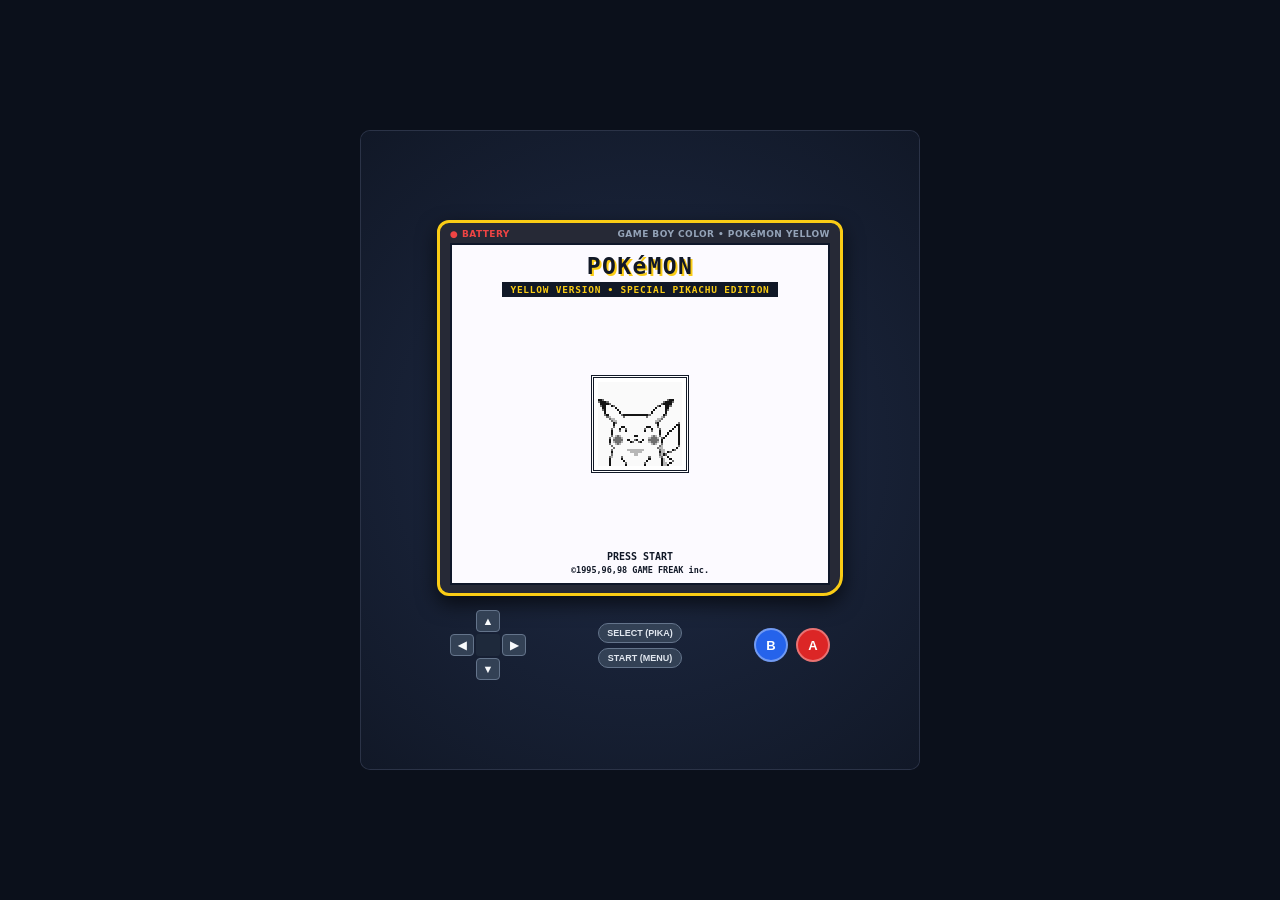
<file: index.html>
<!DOCTYPE html>
<html lang="en">
  <head>
    <meta charset="UTF-8" />
    <meta name="viewport" content="width=device-width, initial-scale=1.0" />
    <title>Pokémon Yellow Version — All 220 Loadable Zone Segments</title>
    <link
      rel="icon"
      href="data:image/svg+xml,%3Csvg xmlns='http://www.w3.org/2000/svg' viewBox='0 0 64 64'%3E%3Crect width='64' height='64' rx='14' fill='%23facc15'/%3E%3Ctext x='50%25' y='54%25' dominant-baseline='middle' text-anchor='middle' font-size='40'%3E%E2%9A%A1%3C/text%3E%3C/svg%3E"
    />
    <link rel="stylesheet" href="./src/styles.css" />
  </head>
  <body>
    <div class="app-shell">
      <!-- Top Header Bar (Removed from active UI per user request) -->
      <header class="top-header hidden" aria-hidden="true">
        <div class="brand-group">
          <div class="pikachu-crest" title="Pokémon Yellow: Special Pikachu Edition">⚡</div>
          <div>
            <div class="brand-title-row">
              <h1 class="brand-title">POKéMON YELLOW VERSION</h1>
              <span class="edition-pill">SPECIAL PIKACHU EDITION</span>
              <span class="count-pill">220 UNIQUE LOADABLE ZONE SEGMENTS</span>
            </div>
            <p class="brand-sub">
              Authentic <code>pret/pokeyellow</code> Disassembly Engine • 25 Tilesets • 79 Overworld Sprites • Full Warp &amp; Border Connection Graph
            </p>
          </div>
        </div>

        <div class="header-controls">
          <div class="seg-group" role="group" aria-label="Viewport Mode">
            <button type="button" class="seg-btn active" data-view-mode="gb">Game Boy 160×144</button>
            <button type="button" class="seg-btn" data-view-mode="split">Split View</button>
            <button type="button" class="seg-btn" data-view-mode="zone">Full Zone Map</button>
          </div>

          <label class="select-wrap" title="Hardware Color Palette">
            <span>Palette:</span>
            <select id="palette-select">
              <option value="reference" selected>Reference Classic (Pallet)</option>
              <option value="sgb">Super Game Boy (SGB)</option>
              <option value="cgb">Game Boy Color (CGB)</option>
              <option value="dmg">Original DMG Olive</option>
            </select>
          </label>

          <button type="button" id="btn-open-atlas" class="action-btn accent-btn">
            🗺️ 220-Zone Visual Atlas
          </button>
          <button type="button" id="btn-audio-toggle" class="action-btn">
            🔇 BGM: OFF
          </button>
        </div>
      </header>

      <!-- Active Zone Telemetry Banner (Removed from active UI per user request) -->
      <section class="zone-banner hidden" aria-hidden="true">
        <div class="zone-nav-left">
          <button type="button" id="btn-prev-zone" class="nav-step-btn" title="Previous Zone ([)">
            ◀ Prev
          </button>
          <span id="active-zone-badge" class="active-zone-badge">ZONE #001 / 220</span>
          <button type="button" id="btn-next-zone" class="nav-step-btn" title="Next Zone (])">
            Next ▶
          </button>
        </div>

        <div class="zone-banner-center">
          <h2 id="active-zone-title" class="active-zone-title">Pallet Town</h2>
          <span id="active-zone-subtitle" class="active-zone-subtitle">
            PALLET_TOWN (ROM 0x00) • PALLET TOWN • 10×9 Blocks (320×288 px) • Tileset: OVERWORLD
          </span>
        </div>

        <div class="zone-banner-right">
          <span id="hud-player-pos" class="hud-pill">Step (5, 6) • Block (2, 3) • Tile $00</span>
          <button type="button" id="caught-counter" class="hud-pill clickable-pill" title="View Caught Pokémon">🔴 1 Caught</button>
          <span id="visited-counter" class="hud-pill gold-pill">1 / 220 Visited</span>
        </div>
      </section>

      <!-- Main Workspace -->
      <main id="workspace" class="workspace" data-view-mode="gb">
        <!-- Left/Center Stage: Full Zone Reference Map + Playable Game Boy Viewport -->
        <section id="main-stage" class="main-stage" data-view-mode="gb">
          <!-- Card 1: Full Zone Segment Renderer (Reference Mode) -->
          <div class="viewport-card zone-map-card">
            <div class="card-header">
              <div>
                <span class="card-kicker">FULL ZONE SEGMENT RENDERER (1:1 PIXEL ACCURATE)</span>
                <span class="card-hint">Click any door/stair to warp or any tile to move Red &amp; Pikachu</span>
              </div>
              <div class="toolbar-pills">
                <button type="button" id="btn-toggle-entities" class="pill-btn" title="Overlay Red, Pikachu, and NPCs on the Full Zone Map">
                  👤 Live Sprites
                </button>
                <button type="button" id="btn-toggle-warps" class="pill-btn" title="Highlight Door/Stair Warps (W1..Wn) and Signs (S1..Sn)">
                  🚪 Warps &amp; Signs
                </button>
                <button type="button" id="btn-toggle-grid" class="pill-btn" title="Show 16×16 Step Passability &amp; Tall Grass Collision Grid">
                  🧱 Collision Grid
                </button>
                <button type="button" id="btn-toggle-border" class="pill-btn" title="Render 32×32 Connected Neighbor Map Border Strip">
                  🧭 Connected Border
                </button>
              </div>
            </div>

            <div class="canvas-stage full-zone-stage">
              <canvas id="full-zone-canvas" width="320" height="288"></canvas>
            </div>
          </div>

          <!-- Card 2: Playable Game Boy Yellow Viewport (160×144) -->
          <div class="viewport-card gb-viewport-card">
            <div class="card-header hidden" aria-hidden="true">
              <div>
                <span class="card-kicker">LIVE PLAYABLE OVERWORLD (160×144 NATIVE GB)</span>
                <span class="card-hint">WASD / Arrows: Walk • Z / Space / Enter: Talk &amp; Check Pikachu</span>
              </div>
              <div class="toolbar-pills">
                <button type="button" id="btn-check-pikachu" class="pill-btn pika-btn">
                  ⚡ Check Pikachu ♥
                </button>
                <button type="button" id="btn-toggle-bike" class="pill-btn">
                  🚲 Bicycle
                </button>
              </div>
            </div>

            <div class="gb-console-body">
              <div class="gb-screen-bezel">
                <div class="gb-bezel-top">
                  <span class="gb-power-led">● BATTERY</span>
                  <span class="gb-bezel-label">GAME BOY COLOR • POKéMON YELLOW</span>
                </div>

                <div class="gb-lcd-wrap">
                  <canvas id="gb-screen-canvas" width="160" height="144"></canvas>

                  <!-- Authentic Game Boy Dialogue / Pikachu Mood Overlay (home/text.asm TextBoxBorder at 0,12..19,17) -->
                  <div id="dialogue-overlay" class="gb-overlay dialogue-modal hidden">
                    <div id="dialogue-pika-box" class="gb-poke-box dialogue-pika-box hidden">
                      <canvas id="dialogue-pika-canvas" width="40" height="40"></canvas>
                    </div>
                    <div id="dialogue-elevator-options" class="gb-poke-box gb-elevator-list hidden"></div>
                    <div class="gb-textbox gb-poke-box" id="dialogue-textbox">
                      <div class="gb-textbox-header hidden" aria-hidden="true">
                        <span id="dialogue-title">PALLET TOWN</span>
                        <button type="button" id="dialogue-close-btn" class="gb-mini-close">✕</button>
                      </div>
                      <div class="gb-textbox-body">
                        <p id="dialogue-text" class="gb-dialogue-text"></p>
                      </div>
                      <div class="gb-textbox-footer">
                        <button type="button" id="dialogue-battle-btn" class="gb-next-btn battle-challenge-btn hidden">
                          ▶ ACTION
                        </button>
                        <button type="button" id="dialogue-next-btn" class="gb-prompt-arrow" aria-label="Continue">▼</button>
                      </div>
                    </div>
                  </div>

                  <!-- Authentic Generation I (pret/pokeyellow) Battle Screen & Menu System -->
                  <div id="battle-overlay" class="gb-overlay battle-modal hidden">
                    <div class="gb-battle-screen">
                      <button type="button" id="battle-exit-btn" class="battle-exit-btn hidden" aria-hidden="true">✕</button>

                      <!-- Top Row: Enemy HUD (0,0..11,3) & Front Sprite -->
                      <div class="battle-top-row">
                        <div id="battle-foe-hud" class="battle-hud foe-hud">
                          <div id="battle-foe-balls" class="battle-party-balls hidden"></div>
                          <div id="battle-foe-mon-info">
                            <div class="battle-hud-line">
                              <strong id="battle-foe-name">PIDGEY</strong>
                              <span id="battle-foe-lv">:L3</span>
                            </div>
                            <div class="hp-bar-Row">
                              <span class="hp-tag">HP:</span>
                              <div class="hp-track">
                                <div id="battle-foe-hp-fill" class="hp-fill" style="width: 100%"></div>
                              </div>
                            </div>
                          </div>
                          <div class="hud-lbracket foe-bracket"><span class="bracket-tri">◢</span></div>
                        </div>
                        <div class="battle-sprite-box foe-sprite-box">
                          <canvas id="battle-foe-canvas" width="56" height="56"></canvas>
                        </div>
                      </div>

                      <!-- Middle Row: Player Back Sprite & Player HUD (9,7..19,11) -->
                      <div class="battle-mid-row">
                        <div class="battle-sprite-box player-sprite-box">
                          <canvas id="battle-player-canvas" width="32" height="32"></canvas>
                        </div>
                        <div id="battle-player-hud" class="battle-hud player-hud">
                          <div class="battle-hud-line">
                            <strong id="battle-player-name">PIKACHU</strong>
                            <span id="battle-player-lv">:L5</span>
                          </div>
                          <div class="hp-bar-Row">
                            <span class="hp-tag">HP:</span>
                            <div class="hp-track">
                              <div id="battle-player-hp-fill" class="hp-fill" style="width: 100%"></div>
                            </div>
                          </div>
                          <div id="battle-player-hp-nums" class="hp-nums">20/ 20</div>
                          <div class="hud-lbracket player-bracket"><span class="bracket-tri">◣</span></div>
                        </div>
                      </div>

                      <!-- Bottom Row: MESSAGE_BOX (0,12..19,17) + Overlaid Gen I Battle Menus -->
                      <div class="battle-bottom-box" id="battle-msg-box">
                        <p id="battle-log-text" class="battle-log-text">Wild PIDGEY appeared!</p>
                        <span id="battle-msg-prompt" class="battle-msg-prompt hidden">▼</span>

                        <!-- BATTLE_MENU_TEMPLATE (8,12..19,17): 2x2 FIGHT / PKMN / ITEM / RUN -->
                        <div id="battle-main-menu" class="gb-poke-box battle-main-menu hidden" role="menu" aria-label="Battle Command Menu">
                          <button type="button" class="bmenu-item" data-bmenu-idx="0"><span class="bcursor">▶</span>FIGHT</button>
                          <button type="button" class="bmenu-item" data-bmenu-idx="1"><span class="bcursor"> </span><span class="pkmn-glyph">PKMN</span></button>
                          <button type="button" class="bmenu-item" data-bmenu-idx="2"><span class="bcursor"> </span>ITEM</button>
                          <button type="button" class="bmenu-item" data-bmenu-idx="3"><span class="bcursor"> </span>RUN</button>
                        </div>

                        <!-- SAFARI_BATTLE_MENU_TEMPLATE (0,12..19,17): BALL× / BAIT / THROW ROCK / RUN -->
                        <div id="battle-safari-menu" class="gb-poke-box battle-safari-menu hidden" role="menu" aria-label="Safari Battle Menu">
                          <button type="button" class="bmenu-item" data-smenu-idx="0"><span class="bcursor">▶</span><span id="safari-ball-label">BALL×30</span></button>
                          <button type="button" class="bmenu-item" data-smenu-idx="1"><span class="bcursor"> </span>BAIT</button>
                          <button type="button" class="bmenu-item" data-smenu-idx="2"><span class="bcursor"> </span>THROW ROCK</button>
                          <button type="button" class="bmenu-item" data-smenu-idx="3"><span class="bcursor"> </span>RUN</button>
                        </div>

                        <!-- MoveSelectionMenu (4,12..19,17) + PrintMenuItem TYPE/PP Box (0,8..10,12) -->
                        <div id="battle-fight-wrap" class="battle-fight-wrap hidden">
                          <div id="battle-type-pp-box" class="gb-poke-box battle-type-pp-box">
                            <div class="type-row">TYPE/</div>
                            <div id="battle-move-type" class="type-val">ELECTRIC</div>
                            <div id="battle-move-pp" class="pp-val">15/15</div>
                          </div>
                          <div id="battle-moves-box" class="gb-poke-box battle-moves-box" role="menu" aria-label="Move Selection Menu">
                            <div id="battle-moves-list" class="battle-moves-list"></div>
                            <button type="button" id="battle-fight-back-btn" class="bmenu-back-hint" title="Back (B / X)">◀B</button>
                          </div>
                        </div>
                      </div>

                      <!-- LIST_MENU_BOX (4,2..19,12): Bag Item Menu (DisplayBagMenu) -->
                      <div id="battle-bag-box" class="gb-poke-box battle-bag-box hidden" role="menu" aria-label="Item Bag Menu">
                        <div id="battle-bag-list" class="battle-bag-list"></div>
                      </div>

                      <!-- EvolveMon (0,0..19,11): Centered Evolution Animation Stage (engine/movie/evolution.asm) -->
                      <div id="battle-evo-stage" class="battle-evo-stage hidden">
                        <canvas id="battle-evo-canvas" width="56" height="56"></canvas>
                        <button type="button" id="battle-evo-cancel-btn" class="evo-cancel-btn" title="Cancel Evolution (Press B / X)">STOP EVOLUTION (B)</button>
                      </div>

                      <!-- DisplayPartyMenu (0,0..19,17): Full-Screen Party Menu + SWITCH/STATS/CANCEL -->
                      <div id="battle-party-screen" class="battle-party-screen hidden">
                        <div id="battle-party-list" class="battle-party-list"></div>
                        <div class="gb-poke-box battle-party-footer">
                          <span id="battle-party-prompt">Choose a POKéMON.</span>
                          <button type="button" id="battle-party-close-btn" class="bmenu-back-hint">CANCEL (B)</button>
                        </div>

                        <!-- SWITCH_STATS_CANCEL_MENU_TEMPLATE (11,11..19,17) -->
                        <div id="battle-party-sub-menu" class="gb-poke-box battle-party-sub-menu hidden" role="menu">
                          <button type="button" class="bmenu-item" data-psub-act="switch"><span class="bcursor">▶</span>SWITCH</button>
                          <button type="button" class="bmenu-item" data-psub-act="stats"><span class="bcursor"> </span>STATS</button>
                          <button type="button" class="bmenu-item" data-psub-act="cancel"><span class="bcursor"> </span>CANCEL</button>
                        </div>

                        <!-- StatusScreen + StatusScreen2 Modal -->
                        <div id="battle-stats-modal" class="gb-poke-box battle-stats-modal hidden">
                          <div id="battle-stats-content" class="battle-stats-content"></div>
                          <button type="button" id="battle-stats-close-btn" class="bmenu-back-hint">◀ BACK (A/B)</button>
                        </div>
                      </div>
                    </div>
                  </div>

                  <!-- Authentic Generation I (pret/pokeyellow) In-Game START Menu (home/start_menu.asm & engine/menus/draw_start_menu.asm) -->
                  <div id="start-menu-overlay" class="start-menu-overlay hidden">
                    <!-- DrawStartMenu box at (10,0..19,15): Right-side 7-item vertical menu -->
                    <div id="start-menu-box" class="gb-poke-box start-menu-box" role="menu" aria-label="Start Menu">
                      <button type="button" class="smenu-item" data-smenu-item="0"><span class="bcursor">▶</span>POKéDEX</button>
                      <button type="button" class="smenu-item" data-smenu-item="1"><span class="bcursor"> </span>POKéMON</button>
                      <button type="button" class="smenu-item" data-smenu-item="2"><span class="bcursor"> </span>ITEM</button>
                      <button type="button" class="smenu-item" data-smenu-item="3"><span class="bcursor"> </span>RED</button>
                      <button type="button" class="smenu-item" data-smenu-item="4"><span class="bcursor"> </span>SAVE</button>
                      <button type="button" class="smenu-item" data-smenu-item="5"><span class="bcursor"> </span>OPTION</button>
                      <button type="button" class="smenu-item" data-smenu-item="6"><span class="bcursor"> </span>EXIT</button>
                    </div>

                      <!-- Full-Screen Submenu Panel (POKéDEX / POKéMON / ITEM / RED / SAVE / OPTION) -->
                      <div id="start-sub-panel" class="gb-poke-box start-sub-panel hidden">
                        <div class="start-sub-header">
                          <strong id="start-sub-title">POKéDEX</strong>
                          <button type="button" id="start-sub-back-btn" class="bmenu-back-hint">◀ BACK (B)</button>
                        </div>
                        <div id="start-sub-body" class="start-sub-body"></div>
                      </div>
                    </div>

                    <!-- Authentic Pokémon Yellow Title Screen & Main Menu (engine/movie/title_yellow.asm & engine/menus/main_menu.asm) -->
                    <div id="title-screen-overlay" class="title-screen-overlay hidden"></div>
                  </div>
                </div>

              <!-- Interactive Handheld Controls -->
              <div class="gb-controls-bar">
                <div class="dpad-grid" aria-label="Directional Pad">
                  <span></span>
                  <button type="button" class="dpad-btn" data-dpad="UP" aria-label="Move Up">▲</button>
                  <span></span>
                  <button type="button" class="dpad-btn" data-dpad="LEFT" aria-label="Move Left">◀</button>
                  <span class="dpad-center"></span>
                  <button type="button" class="dpad-btn" data-dpad="RIGHT" aria-label="Move Right">▶</button>
                  <span></span>
                  <button type="button" class="dpad-btn" data-dpad="DOWN" aria-label="Move Down">▼</button>
                  <span></span>
                </div>

                <div class="meta-btns">
                  <button type="button" id="btn-gb-select" class="gb-pill-btn">SELECT (PIKA)</button>
                  <button type="button" id="btn-gb-start" class="gb-pill-btn">START (MENU)</button>
                </div>

                <div class="ab-btns">
                  <button type="button" id="btn-gb-b" class="ab-btn b-btn" title="Cancel / Toggle Bike (X)">B</button>
                  <button type="button" id="btn-gb-a" class="ab-btn a-btn" title="Interact / Talk / Read Sign (Z / Space)">A</button>
                </div>
              </div>
            </div>

            <!-- Active Zone Connections, Warps, NPCs, & Wild Encounters Inspector -->
            <div class="inspector-grid">
              <div class="inspector-section">
                <div class="inspector-heading">🧭 Border Connections &amp; Door/Stair Warps</div>
                <div id="inspector-connections" class="chip-list"></div>
                <div id="inspector-warps" class="chip-list"></div>
              </div>
              <div class="inspector-section">
                <div class="inspector-heading">💬 Signs, NPCs &amp; Wild Encounters (Click to Trigger)</div>
                <div id="inspector-entities" class="chip-list"></div>
                <div id="inspector-wild" class="chip-list"></div>
              </div>
            </div>
          </div>
        </section>

        <!-- Right Sidebar: All 220 Unique Loadable Zone Segments Browser & Kanto Town Map -->
        <aside class="sidebar">
          <div class="sidebar-top">
            <div class="sidebar-title-row">
              <h3>220 ZONE SEGMENTS DIRECTORY</h3>
              <span id="zone-filter-count" class="filter-count">220 shown</span>
            </div>

            <input
              type="search"
              id="zone-search-input"
              class="zone-search-input"
              placeholder="Search #001–#220, name, ROM hex (0x00), tileset..."
            />

            <div class="cat-tabs">
              <button type="button" class="cat-tab active" data-cat-filter="canonical220">All 220</button>
              <button type="button" class="cat-tab" data-cat-filter="town">Cities (11)</button>
              <button type="button" class="cat-tab" data-cat-filter="route">Routes (25)</button>
              <button type="button" class="cat-tab" data-cat-filter="indoor">Indoor (96)</button>
              <button type="button" class="cat-tab" data-cat-filter="dungeon">Dungeons (88)</button>
              <button type="button" class="cat-tab" data-cat-filter="all224" title="Includes Link Cable &amp; Unused Copy ROM headers">+4 ROM (224)</button>
            </div>
          </div>

          <div id="zone-list" class="zone-list" role="listbox" aria-label="220 Loadable Zone Segments"></div>

          <!-- Interactive Kanto Town Map Footer -->
          <div class="town-map-panel">
            <div class="town-map-header">
              <span>KANTO WORLD GRID (CLICK TO JUMP)</span>
              <span class="tm-legend">
                <i class="dot town-dot"></i>City
                <i class="dot route-dot"></i>Route
                <i class="dot dungeon-dot"></i>Dungeon
              </span>
            </div>
            <canvas id="kanto-town-map-canvas" width="224" height="128"></canvas>
          </div>
        </aside>
      </main>

      <!-- Full-Screen 220-Zone Visual Atlas Modal -->
      <div id="atlas-modal" class="atlas-modal hidden" role="dialog" aria-label="220-Zone Visual Atlas">
        <div class="atlas-dialog">
          <div class="atlas-header">
            <div>
              <h2>POKéMON YELLOW — COMPLETE 220-ZONE VISUAL ATLAS</h2>
              <p id="atlas-count-label">Showing 220 Loadable Zone Segments</p>
            </div>
            <div class="atlas-controls">
              <input
                type="search"
                id="atlas-search-input"
                class="zone-search-input"
                placeholder="Filter zones by name or #number..."
              />
              <select id="atlas-cat-select" class="atlas-select">
                <option value="canonical220">All 220 Canonical Zones</option>
                <option value="town">Cities &amp; Towns (11)</option>
                <option value="route">Routes (25)</option>
                <option value="indoor">Buildings &amp; Interiors (96)</option>
                <option value="dungeon">Dungeons &amp; Caves (88)</option>
                <option value="all224">All 224 ROM Headers (+4 Special)</option>
              </select>
              <button type="button" id="btn-close-atlas" class="action-btn">✕ Close Atlas</button>
            </div>
          </div>
          <div id="atlas-grid" class="atlas-grid"></div>
        </div>
      </div>
    </div>

    <script type="module" src="./src/app.js"></script>
  </body>
</html>
</file>
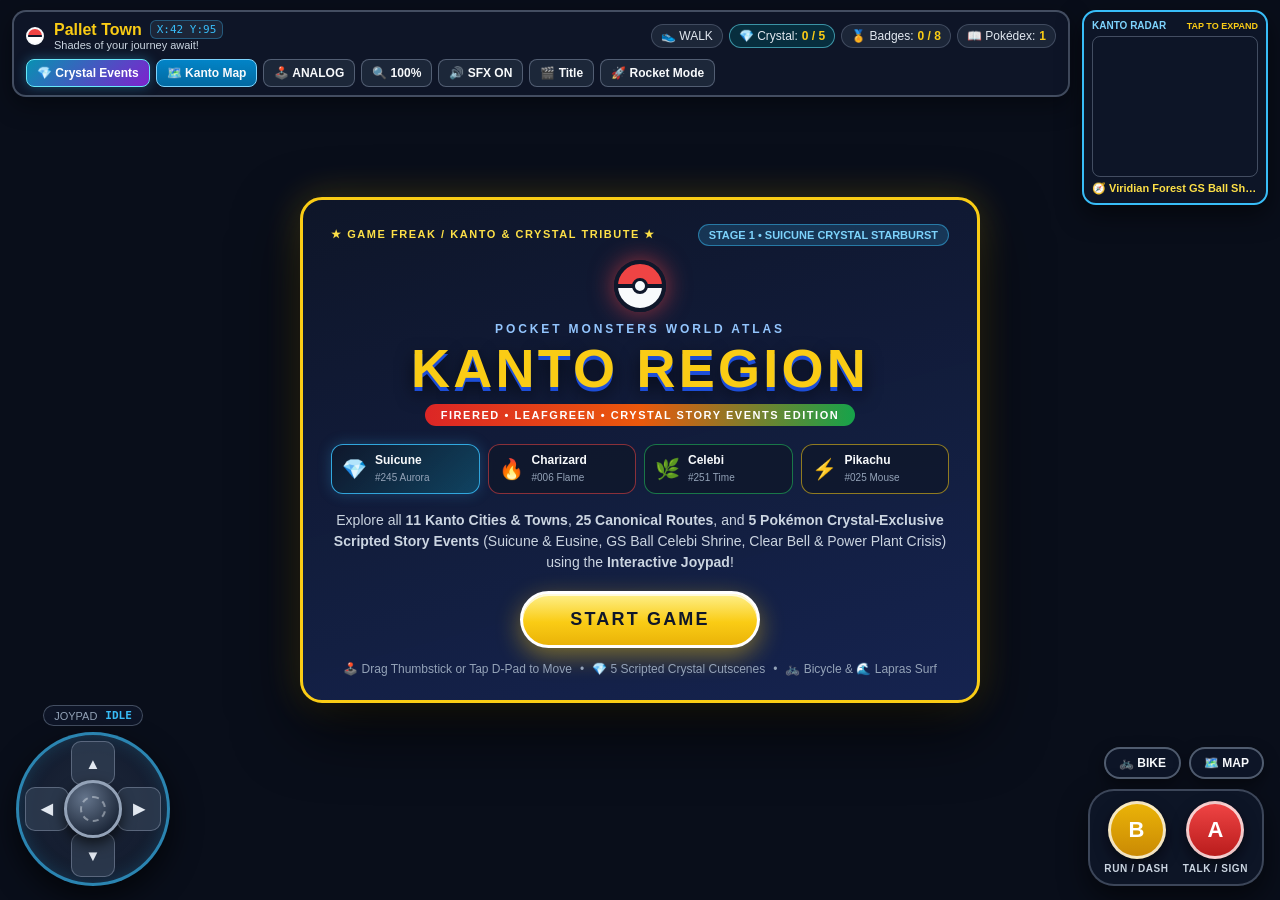
<file: kanto.html>
<!DOCTYPE html>
<html lang="en">
  <head>
    <meta charset="UTF-8" />
    <meta
      name="viewport"
      content="width=device-width, initial-scale=1.0, maximum-scale=1.0, user-scalable=no, viewport-fit=cover"
    />
    <title>Kanto Region Overworld Map — Crystal Story Events &amp; Joypad Explorer</title>
    <link rel="stylesheet" href="./styles.css" />
  </head>
  <body>
    <!-- Live Kanto Overworld Canvas -->
    <canvas id="world-canvas" aria-label="Kanto Region Overworld Map"></canvas>

    <!-- ===================================================================== -->
    <!-- STARTUP TITLE SEQUENCE OVERLAY                                        -->
    <!-- ===================================================================== -->
    <section id="title-screen" role="dialog" aria-label="Kanto Region Title Sequence">
      <canvas id="title-canvas"></canvas>

      <div class="title-sequence-card">
        <div class="title-top-bar">
          <span class="title-studio-tag">★ GAME FREAK / KANTO &amp; CRYSTAL TRIBUTE ★</span>
          <span id="title-stage-indicator" class="title-stage-pill">
            STAGE 1 • SUICUNE CRYSTAL STARBURST
          </span>
        </div>

        <div class="title-logo-block">
          <div class="pokeball-crest" aria-hidden="true">
            <div class="pokeball-crest-inner"></div>
          </div>
          <p class="title-overline">POCKET MONSTERS WORLD ATLAS</p>
          <h1 class="title-main-heading">KANTO REGION</h1>
          <div class="title-version-ribbon">
            FIRERED • LEAFGREEN • CRYSTAL STORY EVENTS EDITION
          </div>
        </div>

        <!-- Animated Kanto & Crystal Showcase -->
        <div class="title-starters-row" aria-label="Kanto and Crystal Showcase">
          <div class="starter-chip starter-crystal">
            <span class="starter-icon">💎</span>
            <div>
              <strong>Suicune</strong>
              <small>#245 Aurora</small>
            </div>
          </div>
          <div class="starter-chip starter-fire">
            <span class="starter-icon">🔥</span>
            <div>
              <strong>Charizard</strong>
              <small>#006 Flame</small>
            </div>
          </div>
          <div class="starter-chip starter-grass">
            <span class="starter-icon">🌿</span>
            <div>
              <strong>Celebi</strong>
              <small>#251 Time</small>
            </div>
          </div>
          <div class="starter-chip starter-electric">
            <span class="starter-icon">⚡</span>
            <div>
              <strong>Pikachu</strong>
              <small>#025 Mouse</small>
            </div>
          </div>
        </div>

        <p class="title-synopsis">
          Explore all <strong>11 Kanto Cities &amp; Towns</strong>, <strong>25 Canonical Routes</strong>,
          and <strong>5 Pokémon Crystal-Exclusive Scripted Story Events</strong> (Suicune &amp; Eusine,
          GS Ball Celebi Shrine, Clear Bell &amp; Power Plant Crisis) using the
          <strong>Interactive Joypad</strong>!
        </p>

        <button id="start-game-btn" type="button" class="title-start-btn" aria-label="Start Game">
          START GAME
        </button>

        <div class="title-controls-hint">
          <span>🕹️ Drag Thumbstick or Tap D-Pad to Move</span>
          <span>•</span>
          <span>💎 5 Scripted Crystal Cutscenes</span>
          <span>•</span>
          <span>🚲 Bicycle &amp; 🌊 Lapras Surf</span>
        </div>
      </div>
    </section>

    <!-- ===================================================================== -->
    <!-- TOP HUD BAR                                                           -->
    <!-- ===================================================================== -->
    <header id="hud-top-bar">
      <div class="hud-location-box">
        <div class="hud-pokeball-dot"></div>
        <div>
          <div class="hud-location-row">
            <span id="hud-location-name">Pallet Town</span>
            <span id="hud-coords" class="hud-coords-pill">X:42 Y:95</span>
          </div>
          <div id="hud-location-sub" class="hud-location-sub">
            Shades of your journey await!
          </div>
        </div>
      </div>

      <div class="hud-stats-row">
        <div class="hud-stat-pill" title="Current Movement Mode">
          <span id="hud-mode-badge">👟 WALK</span>
        </div>
        <div class="hud-stat-pill hud-stat-crystal" title="Completed Pokémon Crystal Scripted Story Events">
          <span>💎 Crystal:</span>
          <strong id="hud-crystal-count">0 / 5</strong>
        </div>
        <div class="hud-stat-pill" title="Collected Kanto Gym Badges">
          <span>🏅 Badges:</span>
          <strong id="hud-badges-count">0 / 8</strong>
        </div>
        <div class="hud-stat-pill" title="Wild Kanto Pokémon Sighted">
          <span>📖 Pokédex:</span>
          <strong id="hud-dex-count">1</strong>
        </div>
      </div>

      <div class="hud-actions-row">
        <button id="btn-crystal-quests" type="button" class="hud-btn hud-btn-crystal">
          💎 Crystal Events
        </button>
        <button id="btn-open-map-hud" type="button" class="hud-btn hud-btn-primary">
          🗺️ Kanto Map
        </button>
        <button id="btn-joypad-style" type="button" class="hud-btn" title="Switch Joypad Mode">
          🕹️ ANALOG
        </button>
        <button id="btn-zoom" type="button" class="hud-btn" title="Adjust Camera Zoom">
          🔍 100%
        </button>
        <button id="btn-sound" type="button" class="hud-btn" title="Toggle Retro Audio">
          🔊 SFX ON
        </button>
        <button id="btn-replay-title" type="button" class="hud-btn" title="View Title Sequence">
          🎬 Title
        </button>
        <a
          href="./index.html"
          class="hud-btn"
          style="text-decoration: none; display: inline-flex; align-items: center"
          title="Switch to Team Rocket Grunt Mode"
        >
          🚀 Rocket Mode
        </a>
      </div>
    </header>

    <!-- ===================================================================== -->
    <!-- TOP-RIGHT LIVE KANTO MINI-MAP & WAYPOINT COMPASS                      -->
    <!-- ===================================================================== -->
    <aside id="minimap-card" title="Click to open Full Kanto Town Map & Fast Travel">
      <div class="minimap-header">
        <span>KANTO RADAR</span>
        <span class="minimap-expand-tag">TAP TO EXPAND</span>
      </div>
      <canvas id="minimap-canvas" width="160" height="136"></canvas>
      <div id="waypoint-label" class="minimap-waypoint">🧭 Viridian Forest GS Ball Shrine</div>
    </aside>

    <!-- ===================================================================== -->
    <!-- GBA-STYLE REGION ENTRY BANNER & DISCOVERY TOAST                       -->
    <!-- ===================================================================== -->
    <div id="region-banner" aria-live="polite">
      <div class="banner-tag">KANTO REGION</div>
      <div id="banner-title" class="banner-title">Pallet Town</div>
      <div id="banner-subtitle" class="banner-subtitle">Shades of your journey await!</div>
    </div>

    <div id="discovery-toast" aria-live="polite"></div>

    <!-- ===================================================================== -->
    <!-- CLASSIC DIALOGUE / SCRIPTED CRYSTAL STORY CUTSCENE BOX                -->
    <!-- ===================================================================== -->
    <div id="dialog-box" class="hidden" role="dialog" aria-modal="false">
      <div class="dialog-header">
        <div class="dialog-title-group">
          <span id="dialog-step-badge" class="dialog-step-badge hidden">CRYSTAL EVENT</span>
          <span id="dialog-title">Prof. Oak</span>
        </div>
        <button id="btn-dialog-ok" type="button" class="dialog-close-btn">A • CONTINUE ▾</button>
      </div>
      <p id="dialog-text"></p>
    </div>

    <!-- ===================================================================== -->
    <!-- BOTTOM ERGONOMIC JOYPAD & ACTION CONTROLS DECK                        -->
    <!-- ===================================================================== -->
    <footer id="controls-deck">
      <!-- Bottom-Left Virtual Joypad (Analog Thumbstick + 4-Way D-Pad Ring) -->
      <div id="joypad-container" aria-label="Character Movement Joypad">
        <div class="joypad-header-tag">
          <span>JOYPAD</span>
          <strong id="joypad-readout">IDLE</strong>
        </div>

        <div id="joypad-base" role="group" aria-label="Directional Joypad">
          <button
            type="button"
            class="dpad-sector dpad-up"
            data-dpad-btn
            data-dir="up"
            aria-label="Move Up"
          >
            ▲
          </button>
          <button
            type="button"
            class="dpad-sector dpad-right"
            data-dpad-btn
            data-dir="right"
            aria-label="Move Right"
          >
            ▶
          </button>
          <button
            type="button"
            class="dpad-sector dpad-down"
            data-dpad-btn
            data-dir="down"
            aria-label="Move Down"
          >
            ▼
          </button>
          <button
            type="button"
            class="dpad-sector dpad-left"
            data-dpad-btn
            data-dir="left"
            aria-label="Move Left"
          >
            ◀
          </button>

          <div id="joypad-stick" aria-hidden="true">
            <div class="joypad-stick-grip"></div>
          </div>
        </div>
      </div>

      <!-- Bottom-Right Handheld Action Buttons (A, B, Bike, Map) -->
      <div id="action-pad" aria-label="Action Controls">
        <div class="aux-buttons-row">
          <button id="btn-bike" type="button" class="aux-pill-btn" aria-label="Toggle Bicycle">
            🚲 BIKE
          </button>
          <button id="btn-map" type="button" class="aux-pill-btn" aria-label="Toggle Town Map">
            🗺️ MAP
          </button>
        </div>

        <div class="ab-buttons-row">
          <div class="ab-btn-wrap">
            <button id="btn-b" type="button" class="ab-circle-btn btn-b-color" aria-label="B Button Run">
              B
            </button>
            <span class="ab-caption">RUN / DASH</span>
          </div>
          <div class="ab-btn-wrap">
            <button
              id="btn-a"
              type="button"
              class="ab-circle-btn btn-a-color"
              aria-label="A Button Interact"
            >
              A
            </button>
            <span class="ab-caption">TALK / SIGN</span>
          </div>
        </div>
      </div>
    </footer>

    <!-- ===================================================================== -->
    <!-- POKÉMON CRYSTAL-EXCLUSIVE SCRIPTED STORY EVENTS MODAL                 -->
    <!-- ===================================================================== -->
    <div id="crystal-modal" class="hidden" role="dialog" aria-label="Pokémon Crystal Scripted Story Events">
      <div class="town-map-window crystal-window">
        <div class="town-map-topbar crystal-topbar">
          <div>
            <h2>💎 POKÉMON CRYSTAL — EXCLUSIVE SCRIPTED STORY EVENTS</h2>
            <p>
              Walk to any Crystal beacon with the Joypad or click “Trigger Scene” below to experience
              live scripted Suicune, Eusine, Celebi &amp; Kanto Power Plant cutscenes!
            </p>
          </div>
          <button id="btn-close-crystal" type="button" class="town-map-close">✕ CLOSE</button>
        </div>
        <div id="crystal-events-list" class="crystal-events-grid"></div>
      </div>
    </div>

    <!-- ===================================================================== -->
    <!-- FULL INTERACTIVE KANTO TOWN MAP MODAL (FLY & WAYPOINT GUIDE)          -->
    <!-- ===================================================================== -->
    <div id="town-map-modal" class="hidden" role="dialog" aria-label="Kanto Region Town Map">
      <div class="town-map-window">
        <div class="town-map-topbar">
          <div>
            <h2>POKÉGEAR • KANTO REGION TOWN MAP</h2>
            <p>Click any City on the map or choose a destination below to set a Compass Guide or Fly!</p>
          </div>
          <button id="btn-close-map" type="button" class="town-map-close">✕ CLOSE</button>
        </div>

        <div class="town-map-body">
          <div class="town-map-canvas-wrap">
            <canvas id="full-kanto-map-canvas" width="480" height="408"></canvas>
            <div class="town-map-legend">
              <span><i class="dot-red"></i> Player Position</span>
              <span><i class="dot-cyan"></i> Crystal Events</span>
              <span><i class="dot-gold"></i> Roads &amp; Bridges</span>
            </div>
          </div>

          <div id="town-map-list" class="town-map-list"></div>
        </div>
      </div>
    </div>

    <script type="module" src="./src/main.js"></script>
  </body>
</html>
</file>
<file: src/styles.css>
:root {
  --bg-deep: #0b101b;
  --bg-panel: #131b2e;
  --bg-card: #19233a;
  --bg-elevated: #212f4d;
  --border-subtle: rgba(148, 163, 184, 0.18);
  --border-gold: rgba(250, 204, 21, 0.55);
  --pika-yellow: #facc15;
  --pika-amber: #f59e0b;
  --pika-red: #ef4444;
  --text-main: #f8fafc;
  --text-muted: #94a3b8;
  --font-sans: system-ui, -apple-system, BlinkMacSystemFont, "Segoe UI", Roboto, sans-serif;
  --font-mono: "JetBrains Mono", "Fira Code", ui-monospace, SFMono-Regular, Menlo, Consolas, monospace;
}

* {
  box-sizing: border-box;
  margin: 0;
  padding: 0;
}

html,
body {
  width: 100%;
  height: 100%;
  background: var(--bg-deep);
  color: var(--text-main);
  font-family: var(--font-sans);
  overflow: hidden;
  overscroll-behavior: none;
  touch-action: none;
  user-select: none;
  -webkit-user-select: none;
  -webkit-touch-callout: none;
}

canvas {
  image-rendering: pixelated;
  image-rendering: crisp-edges;
}

.hidden {
  display: none !important;
}

.app-shell {
  display: flex;
  flex-direction: column;
  width: 100vw;
  height: 100vh;
  overflow: hidden;
  touch-action: manipulation;
  user-select: none;
  -webkit-user-select: none;
}

button {
  touch-action: manipulation;
}

/* Top Header */
.top-header {
  display: flex;
  align-items: center;
  justify-content: space-between;
  gap: 12px;
  padding: 8px 16px;
  background: linear-gradient(90deg, #121a2d 0%, #1c2541 55%, #141d33 100%);
  border-bottom: 2px solid var(--border-gold);
  flex-shrink: 0;
}

.brand-group {
  display: flex;
  align-items: center;
  gap: 10px;
}

.pikachu-crest {
  width: 34px;
  height: 34px;
  border-radius: 8px;
  background: linear-gradient(135deg, #fde047, #f59e0b);
  color: #111827;
  display: flex;
  align-items: center;
  justify-content: center;
  font-size: 20px;
  font-weight: 800;
  box-shadow: 0 0 12px rgba(250, 204, 21, 0.45);
}

.brand-title-row {
  display: flex;
  align-items: center;
  gap: 8px;
  flex-wrap: wrap;
}

.brand-title {
  font-size: 16px;
  font-weight: 900;
  letter-spacing: 0.05em;
  color: var(--pika-yellow);
}

.edition-pill {
  font-size: 10px;
  font-weight: 800;
  padding: 2px 7px;
  border-radius: 999px;
  background: rgba(239, 68, 68, 0.22);
  border: 1px solid rgba(239, 68, 68, 0.6);
  color: #fca5a5;
  letter-spacing: 0.05em;
}

.count-pill {
  font-size: 10px;
  font-weight: 800;
  padding: 2px 8px;
  border-radius: 999px;
  background: rgba(250, 204, 21, 0.16);
  border: 1px solid var(--border-gold);
  color: #fef08a;
  letter-spacing: 0.04em;
}

.brand-sub {
  font-size: 11px;
  color: var(--text-muted);
  margin-top: 2px;
}

.brand-sub code {
  color: #e2e8f0;
  font-family: var(--font-mono);
}

.header-controls {
  display: flex;
  align-items: center;
  gap: 8px;
  flex-wrap: wrap;
}

.seg-group {
  display: inline-flex;
  background: #0d1424;
  border: 1px solid var(--border-subtle);
  border-radius: 7px;
  padding: 2px;
}

.seg-btn {
  background: transparent;
  border: none;
  color: var(--text-muted);
  font-size: 11px;
  font-weight: 700;
  padding: 5px 10px;
  border-radius: 5px;
  cursor: pointer;
}

.seg-btn.active {
  background: var(--pika-yellow);
  color: #0f172a;
}

.select-wrap {
  display: inline-flex;
  align-items: center;
  gap: 5px;
  font-size: 11px;
  color: var(--text-muted);
  background: #0d1424;
  border: 1px solid var(--border-subtle);
  padding: 4px 8px;
  border-radius: 7px;
}

.select-wrap select {
  background: transparent;
  border: none;
  color: var(--text-main);
  font-size: 11px;
  font-weight: 700;
  cursor: pointer;
  outline: none;
}

.select-wrap select option {
  background: #0f172a;
  color: #f8fafc;
}

.action-btn {
  background: var(--bg-elevated);
  border: 1px solid var(--border-subtle);
  color: var(--text-main);
  font-size: 11px;
  font-weight: 700;
  padding: 6px 11px;
  border-radius: 7px;
  cursor: pointer;
}

.action-btn.accent-btn {
  background: linear-gradient(135deg, #facc15, #f59e0b);
  color: #0f172a;
  border-color: #fde047;
}

.action-btn.active {
  border-color: var(--pika-yellow);
  color: var(--pika-yellow);
}

/* Active Zone Banner */
.zone-banner {
  display: flex;
  align-items: center;
  justify-content: space-between;
  gap: 12px;
  padding: 6px 16px;
  background: #101729;
  border-bottom: 1px solid var(--border-subtle);
  flex-shrink: 0;
}

.zone-nav-left {
  display: flex;
  align-items: center;
  gap: 6px;
}

.nav-step-btn {
  background: var(--bg-card);
  border: 1px solid var(--border-subtle);
  color: var(--text-main);
  font-size: 11px;
  font-weight: 700;
  padding: 4px 9px;
  border-radius: 6px;
  cursor: pointer;
}

.nav-step-btn:hover {
  border-color: var(--pika-yellow);
  color: var(--pika-yellow);
}

.active-zone-badge {
  font-family: var(--font-mono);
  font-size: 11px;
  font-weight: 800;
  padding: 4px 9px;
  border-radius: 6px;
  background: rgba(250, 204, 21, 0.16);
  border: 1px solid var(--border-gold);
  color: var(--pika-yellow);
}

.zone-banner-center {
  display: flex;
  align-items: baseline;
  gap: 10px;
  flex-wrap: wrap;
}

.active-zone-title {
  font-size: 16px;
  font-weight: 800;
  color: #ffffff;
}

.active-zone-subtitle {
  font-family: var(--font-mono);
  font-size: 11px;
  color: var(--text-muted);
}

.zone-banner-right {
  display: flex;
  align-items: center;
  gap: 8px;
}

.hud-pill {
  font-family: var(--font-mono);
  font-size: 11px;
  padding: 3px 8px;
  border-radius: 6px;
  background: var(--bg-card);
  border: 1px solid var(--border-subtle);
  color: #cbd5e1;
}

.hud-pill.gold-pill {
  border-color: var(--border-gold);
  color: #fde047;
}

.hud-pill.clickable-pill {
  cursor: pointer;
  border-color: rgba(239, 68, 68, 0.55);
  color: #fca5a5;
}

.hud-pill.clickable-pill:hover {
  border-color: var(--pika-yellow);
  color: var(--pika-yellow);
}

/* Main Workspace */
.workspace {
  flex: 1;
  display: grid;
  grid-template-columns: minmax(0, 1fr) 340px;
  min-height: 0;
  overflow: hidden;
}

.workspace[data-view-mode="gb"] {
  grid-template-columns: 1fr;
}

.workspace[data-view-mode="gb"] .sidebar {
  display: none !important;
}

.main-stage {
  display: grid;
  grid-template-columns: minmax(0, 1.08fr) minmax(350px, 0.92fr);
  gap: 10px;
  padding: 10px;
  min-height: 0;
  overflow: hidden;
}

.main-stage[data-view-mode="zone"] {
  grid-template-columns: 1fr;
}
.main-stage[data-view-mode="zone"] .gb-viewport-card {
  display: none !important;
}

.main-stage[data-view-mode="gb"] {
  grid-template-columns: minmax(0, 560px);
  justify-content: center;
  align-items: center;
}
.main-stage[data-view-mode="gb"] .gb-viewport-card {
  height: 100%;
  max-height: 640px;
}
.main-stage[data-view-mode="gb"] .zone-map-card {
  display: none !important;
}
.main-stage[data-view-mode="gb"] .inspector-grid {
  display: none !important;
}
.main-stage[data-view-mode="gb"] .gb-lcd-wrap {
  width: min(380px, calc(100vw - 44px));
  height: auto;
  aspect-ratio: 160 / 144;
}
.main-stage[data-view-mode="gb"] .gb-controls-bar {
  max-width: min(380px, calc(100vw - 44px));
  padding-top: 6px;
}

.viewport-card {
  display: flex;
  flex-direction: column;
  background: var(--bg-panel);
  border: 1px solid var(--border-subtle);
  border-radius: 10px;
  min-height: 0;
  overflow: hidden;
}

.card-header {
  display: flex;
  align-items: center;
  justify-content: space-between;
  gap: 8px;
  padding: 8px 12px;
  background: rgba(15, 23, 42, 0.65);
  border-bottom: 1px solid var(--border-subtle);
  flex-wrap: wrap;
}

.card-kicker {
  display: block;
  font-size: 11px;
  font-weight: 800;
  letter-spacing: 0.04em;
  color: var(--pika-yellow);
}

.card-hint {
  display: block;
  font-size: 10px;
  color: var(--text-muted);
}

.toolbar-pills {
  display: flex;
  align-items: center;
  gap: 5px;
  flex-wrap: wrap;
}

.pill-btn {
  background: var(--bg-card);
  border: 1px solid var(--border-subtle);
  color: #e2e8f0;
  font-size: 10px;
  font-weight: 700;
  padding: 4px 8px;
  border-radius: 6px;
  cursor: pointer;
}

.pill-btn.active {
  background: rgba(250, 204, 21, 0.2);
  border-color: var(--pika-yellow);
  color: #fef08a;
}

.pill-btn.pika-btn {
  background: rgba(245, 158, 11, 0.2);
  border-color: rgba(250, 204, 21, 0.65);
  color: #fde047;
}

.canvas-stage {
  flex: 1;
  display: flex;
  align-items: center;
  justify-content: center;
  padding: 12px;
  min-height: 0;
  overflow: auto;
  background: radial-gradient(circle at center, #1e293b 0%, #0f172a 100%);
}

#full-zone-canvas {
  width: min(100%, 480px);
  max-width: 100%;
  max-height: 100%;
  height: auto;
  object-fit: contain;
  border: 3px solid #f8fafc;
  box-shadow: 0 12px 32px rgba(0, 0, 0, 0.65);
  cursor: crosshair;
  background: #faf4ff;
}

/* Game Boy Console & LCD Viewport */
.gb-console-body {
  display: flex;
  flex-direction: column;
  align-items: center;
  justify-content: center;
  padding: 6px 10px;
  gap: 8px;
  background: radial-gradient(circle at center, #1f2b46 0%, #111827 100%);
  flex: 1;
  min-height: 0;
  overflow: hidden;
}

.gb-screen-bezel {
  background: #262936;
  border: 3px solid #facc15;
  border-radius: 12px 12px 20px 12px;
  padding: 6px 10px 8px;
  box-shadow: 0 8px 20px rgba(0, 0, 0, 0.65);
  display: flex;
  flex-direction: column;
  align-items: center;
  flex-shrink: 1;
  min-height: 0;
}

.gb-bezel-top {
  width: 100%;
  display: flex;
  align-items: center;
  justify-content: space-between;
  font-size: 9px;
  font-weight: 800;
  color: #94a3b8;
  margin-bottom: 4px;
  letter-spacing: 0.05em;
}

.gb-power-led {
  color: #ef4444;
}

.gb-lcd-wrap {
  position: relative;
  width: 280px;
  height: 252px;
  border: 2px solid #0f172a;
  background: #f8f4ff;
  overflow: hidden;
}

#gb-screen-canvas {
  width: 100%;
  height: 100%;
  display: block;
}

/* Authentic Game Boy Overlays (Dialogue & Battle) */
.gb-overlay {
  position: absolute;
  inset: 0;
  display: flex;
  flex-direction: column;
  justify-content: flex-end;
  background: transparent;
  padding: 0;
  z-index: 22;
}

/* TextBoxBorder at hlcoord 0, 12 / lb bc, 4, 18 -> Exact bottom 33.33% of 160x144 screen */
.gb-textbox {
  position: relative;
  width: 100%;
  height: 33.33%;
  min-height: 84px;
  background: #fcfaff;
  color: #111827;
  border: 3px double #111827;
  box-shadow: inset 0 0 0 1px #111827;
  border-radius: 0;
  padding: 8px 10px 6px 10px;
  font-family: var(--font-mono);
  display: flex;
  flex-direction: column;
  justify-content: space-between;
  cursor: pointer;
}

.gb-textbox-header {
  display: none !important;
}

.gb-textbox-body {
  display: flex;
  align-items: flex-start;
  gap: 8px;
  flex: 1;
  min-height: 0;
  overflow: hidden;
}

/* Centered Pikachu Expression Portrait Box above Textbox (engine/pikachu/pikachu_pic_animation.asm) */
.dialogue-pika-box {
  position: absolute;
  top: 22%;
  left: 50%;
  transform: translateX(-50%);
  border: 3px double #111827;
  box-shadow: inset 0 0 0 1px #111827;
  background: #fcfaff;
  padding: 4px;
  z-index: 25;
}

#dialogue-pika-canvas {
  width: 64px;
  height: 64px;
  display: block;
}

.gb-dialogue-text {
  font-size: 11.5px;
  line-height: 1.5;
  font-weight: 900;
  color: #111827;
  white-space: pre-line;
  letter-spacing: 0.02em;
  max-height: 100%;
  overflow-y: auto;
}

/* Choice / Floor / Fly List Box above Textbox */
.gb-elevator-list {
  position: absolute;
  top: 6px;
  right: 6px;
  width: 68%;
  max-height: 58%;
  overflow-y: auto;
  background: #fcfaff;
  border: 3px double #111827;
  box-shadow: inset 0 0 0 1px #111827;
  padding: 5px 6px;
  display: flex;
  flex-direction: column;
  gap: 2px;
  z-index: 26;
}

.gb-floor-btn {
  background: transparent;
  border: none;
  color: #111827;
  font-family: var(--font-mono);
  font-size: 10px;
  font-weight: 900;
  padding: 2px 4px;
  text-align: left;
  cursor: pointer;
}

.gb-floor-btn:hover {
  background: rgba(250, 204, 21, 0.35);
}

.gb-textbox-footer {
  display: flex;
  align-items: center;
  justify-content: flex-end;
  gap: 6px;
}

.gb-prompt-arrow {
  position: absolute;
  right: 8px;
  bottom: 5px;
  background: transparent;
  border: none;
  color: #111827;
  font-family: var(--font-mono);
  font-size: 10px;
  font-weight: 900;
  padding: 0;
  cursor: pointer;
  animation: gbPromptBlink 0.65s steps(2, start) infinite;
}

.gb-next-btn {
  background: #fcfaff;
  color: #111827;
  border: 2px solid #111827;
  font-family: var(--font-mono);
  font-size: 9.5px;
  font-weight: 900;
  padding: 2px 6px;
  border-radius: 0;
  cursor: pointer;
  margin-right: 16px;
}

.gb-next-btn.battle-challenge-btn {
  background: #fcfaff;
  color: #111827;
  border: 2px solid #111827;
}

/* Authentic Generation I (pret/pokeyellow) Battle Screen & Menu System */
.gb-overlay.battle-modal {
  background: #faf6ff;
  justify-content: space-between;
  padding: 0;
  z-index: 20;
}

.gb-battle-screen {
  position: relative;
  width: 100%;
  height: 100%;
  display: flex;
  flex-direction: column;
  justify-content: space-between;
  color: #111827;
  font-family: var(--font-mono);
  background: #faf6ff;
  user-select: none;
}

.battle-exit-btn {
  display: none !important;
}

.battle-top-row {
  display: flex;
  align-items: flex-start;
  justify-content: space-between;
  padding: 4px 8px 0 6px;
  min-height: 76px;
}

.battle-mid-row {
  display: flex;
  align-items: flex-end;
  justify-content: space-between;
  padding: 0 6px 2px 10px;
  min-height: 74px;
}

.battle-hud {
  position: relative;
  background: transparent;
  padding: 2px 6px 5px 6px;
  width: 152px;
}

/* Authentic PlaceEnemyHUDTiles & PlacePlayerHUDTiles L-brackets (draw_hud_pokeball_gfx.asm) */
.hud-lbracket {
  position: relative;
  height: 4px;
  margin-top: 2px;
  border-bottom: 2px solid #111827;
}

.foe-bracket {
  border-left: 2px solid #111827;
  height: 7px;
  margin-top: -2px;
}

.foe-bracket .bracket-tri {
  position: absolute;
  right: -1px;
  bottom: -4px;
  font-size: 8px;
  line-height: 1;
  color: #111827;
}

.player-bracket {
  border-right: 2px solid #111827;
  height: 7px;
  margin-top: -2px;
}

.player-bracket .bracket-tri {
  position: absolute;
  left: -1px;
  bottom: -4px;
  font-size: 8px;
  line-height: 1;
  color: #111827;
}

.battle-party-balls {
  display: flex;
  align-items: center;
  gap: 3px;
  font-size: 9px;
  letter-spacing: 1px;
  margin-bottom: 2px;
  font-weight: 900;
}

.pball-icon.alive {
  color: #dc2626;
}
.pball-icon.status {
  color: #475569;
}
.pball-icon.fainted {
  color: #94a3b8;
  text-decoration: line-through;
}
.pball-icon.empty {
  color: #cbd5e1;
}

.battle-hud-line {
  display: flex;
  justify-content: space-between;
  align-items: baseline;
  font-size: 11px;
  font-weight: 900;
  letter-spacing: 0.02em;
}

.hp-bar-Row {
  display: flex;
  align-items: center;
  gap: 3px;
  margin-top: 2px;
}

.hp-tag {
  font-size: 9px;
  font-weight: 900;
  background: #111827;
  color: #facc15;
  padding: 0 2px;
  line-height: 1.1;
}

.hp-track {
  flex: 1;
  height: 6px;
  background: #e2e8f0;
  border: 1px solid #111827;
}

.hp-fill {
  height: 100%;
  background: #22c55e;
  transition: width 0.18s ease;
}

.hp-nums {
  font-size: 10px;
  text-align: right;
  margin-top: 1px;
  font-weight: 900;
  letter-spacing: 0.04em;
}

#battle-foe-canvas {
  width: 72px;
  height: 72px;
  display: block;
}

#battle-player-canvas {
  width: 60px;
  height: 60px;
  display: block;
}

/* Authentic Gen I Double-Bordered Text & Menu Boxes (TextBoxBorder) */
.gb-poke-box {
  background: #fcfaff;
  border: 3px double #111827;
  box-shadow: inset 0 0 0 1px #111827;
  color: #111827;
}

/* MESSAGE_BOX: (0,12)..(19,17) -> Bottom 84px of 252px screen */
.battle-bottom-box {
  position: relative;
  height: 84px;
  flex-shrink: 0;
  border: 3px double #111827;
  box-shadow: inset 0 0 0 1px #111827;
  background: #fcfaff;
  padding: 7px 10px;
  display: flex;
  align-items: flex-start;
  justify-content: space-between;
  cursor: pointer;
}

.battle-log-text {
  font-size: 11px;
  line-height: 1.45;
  font-weight: 800;
  color: #0f172a;
  white-space: pre-line;
  max-width: 100%;
}

.battle-msg-prompt {
  position: absolute;
  right: 8px;
  bottom: 5px;
  font-size: 10px;
  font-weight: 900;
  color: #111827;
  animation: gbPromptBlink 0.65s steps(2, start) infinite;
}

@keyframes gbPromptBlink {
  to {
    visibility: hidden;
  }
}

/* BATTLE_MENU_TEMPLATE: (8,12)..(19,17) -> Right 60% of bottom message box */
.battle-main-menu {
  position: absolute;
  top: -3px;
  right: -3px;
  bottom: -3px;
  width: 60%;
  padding: 8px 8px;
  display: grid;
  grid-template-columns: 1.05fr 0.95fr;
  grid-template-rows: 1fr 1fr;
  align-items: center;
  gap: 4px 4px;
  z-index: 10;
}

/* SAFARI_BATTLE_MENU_TEMPLATE: (0,12)..(19,17) -> Full width of bottom message box */
.battle-safari-menu {
  position: absolute;
  inset: -3px;
  padding: 8px 12px;
  display: grid;
  grid-template-columns: 1.15fr 0.85fr;
  grid-template-rows: 1fr 1fr;
  align-items: center;
  gap: 4px 8px;
  z-index: 10;
}

.bmenu-item {
  background: transparent;
  border: none;
  color: #111827;
  font-family: var(--font-mono);
  font-size: 11px;
  font-weight: 900;
  text-align: left;
  padding: 2px 3px;
  cursor: pointer;
  display: inline-flex;
  align-items: center;
  white-space: nowrap;
  letter-spacing: 0.02em;
}

.bmenu-item:hover {
  background: rgba(250, 204, 21, 0.35);
}

.bcursor {
  display: inline-block;
  width: 12px;
  font-size: 10px;
  color: #111827;
  flex-shrink: 0;
}

.pkmn-glyph {
  font-size: 10px;
  letter-spacing: -0.04em;
}

/* MoveSelectionMenu (4,12..19,17) + PrintMenuItem TYPE/PP Box (0,8..10,12) */
.battle-fight-wrap {
  position: absolute;
  inset: -3px;
  z-index: 15;
  pointer-events: none;
}

.battle-type-pp-box {
  position: absolute;
  left: 0;
  bottom: calc(100% - 6px);
  width: 55%;
  padding: 4px 7px;
  font-size: 10px;
  font-weight: 900;
  line-height: 1.25;
  pointer-events: auto;
  z-index: 16;
}

.battle-type-pp-box .type-row {
  color: #111827;
}

.battle-type-pp-box .type-val {
  padding-left: 8px;
  color: #111827;
}

.battle-type-pp-box .pp-val {
  text-align: right;
  letter-spacing: 0.05em;
}

.battle-moves-box {
  position: absolute;
  right: 0;
  top: 0;
  bottom: 0;
  width: 80%;
  padding: 4px 8px;
  display: flex;
  flex-direction: column;
  justify-content: center;
  pointer-events: auto;
  z-index: 17;
}

.battle-moves-list {
  display: flex;
  flex-direction: column;
  gap: 1px;
}

.bmove-row {
  background: transparent;
  border: none;
  color: #111827;
  font-family: var(--font-mono);
  font-size: 10px;
  font-weight: 900;
  line-height: 1.3;
  text-align: left;
  padding: 1px 2px;
  cursor: pointer;
  display: flex;
  align-items: center;
}

.bmove-row:hover {
  background: rgba(250, 204, 21, 0.35);
}

.bmenu-back-hint {
  position: absolute;
  top: 3px;
  right: 4px;
  background: #111827;
  color: #facc15;
  border: none;
  font-family: var(--font-mono);
  font-size: 8px;
  font-weight: 900;
  padding: 1px 4px;
  border-radius: 2px;
  cursor: pointer;
}

/* LIST_MENU_BOX (4,2..19,12): Bag Item Menu (DisplayBagMenu) */
.battle-bag-box {
  position: absolute;
  top: 22px;
  right: 0;
  width: 80%;
  height: 146px;
  padding: 6px 8px;
  z-index: 25;
  display: flex;
  flex-direction: column;
}

.battle-bag-list {
  flex: 1;
  overflow-y: auto;
  display: flex;
  flex-direction: column;
  gap: 2px;
}

.bbag-row {
  background: transparent;
  border: none;
  color: #111827;
  font-family: var(--font-mono);
  font-size: 10px;
  font-weight: 900;
  padding: 2px 3px;
  text-align: left;
  cursor: pointer;
  display: flex;
  align-items: center;
  justify-content: space-between;
}

.bbag-row:hover {
  background: rgba(250, 204, 21, 0.35);
}

.bbag-left {
  display: inline-flex;
  align-items: center;
}

.bbag-qty {
  font-size: 10px;
  font-weight: 900;
}

/* EvolveMon Centered Animation Stage (engine/movie/evolution.asm: hlcoord 0,0 lb bc,12,20 + hlcoord 7,2) */
.battle-evo-stage {
  position: absolute;
  top: 0;
  left: 0;
  right: 0;
  bottom: 84px;
  background: #faf6ff;
  z-index: 28;
  display: flex;
  flex-direction: column;
  align-items: center;
  justify-content: center;
  gap: 8px;
}

.battle-evo-stage.evo-flash-silhouette {
  background: #f1f5f9;
}

#battle-evo-canvas {
  width: 84px;
  height: 84px;
  display: block;
  border: 2px solid #111827;
  background: #ffffff;
}

.evo-cancel-btn {
  background: #2563eb;
  color: #ffffff;
  border: 2px solid #111827;
  font-family: var(--font-mono);
  font-size: 9px;
  font-weight: 900;
  padding: 3px 8px;
  border-radius: 3px;
  cursor: pointer;
}

.evo-cancel-btn:hover {
  background: #dc2626;
}

/* Authentic Generation I In-Game START Menu (home/start_menu.asm & engine/menus/draw_start_menu.asm) */
.start-menu-overlay {
  position: absolute;
  inset: 0;
  z-index: 26;
  pointer-events: none;
}

/* DrawStartMenu: hlcoord 10, 0 / lb bc, 14, 8 -> Right half (50% width), top 88% height */
.start-menu-box {
  position: absolute;
  top: 0;
  right: 0;
  width: 50%;
  height: 88%;
  padding: 8px 10px;
  display: flex;
  flex-direction: column;
  justify-content: space-between;
  pointer-events: auto;
  font-family: var(--font-mono);
}

.smenu-item {
  background: transparent;
  border: none;
  color: #111827;
  font-family: var(--font-mono);
  font-size: 11px;
  font-weight: 900;
  text-align: left;
  padding: 2px 3px;
  cursor: pointer;
  display: inline-flex;
  align-items: center;
  letter-spacing: 0.03em;
}

.smenu-item:hover {
  background: rgba(250, 204, 21, 0.35);
}

.start-sub-panel {
  position: absolute;
  inset: 0;
  z-index: 28;
  padding: 0;
  display: flex;
  flex-direction: column;
  pointer-events: auto;
  font-family: var(--font-mono);
  font-size: 10px;
  font-weight: 900;
  color: #111827;
  background: #fcfaff;
}

.start-sub-header {
  display: none !important;
}

.start-sub-body {
  flex: 1;
  overflow: hidden;
  display: flex;
  flex-direction: column;
  min-height: 0;
  position: relative;
}

/* Authentic Gen I Pokédex (ShowPokedexMenu & ShowPokedexDataInternal in engine/menus/pokedex.asm) */
.gb-pokedex-menu {
  display: grid;
  grid-template-columns: 1fr 78px;
  width: 100%;
  height: 100%;
  background: #fcfaff;
  color: #111827;
}

.gb-pokedex-left {
  display: flex;
  flex-direction: column;
  padding: 5px 4px 5px 6px;
  border-right: 3px double #111827;
  min-height: 0;
}

.gb-pokedex-title {
  font-size: 10.5px;
  font-weight: 900;
  letter-spacing: 0.04em;
  margin-bottom: 3px;
  padding-left: 8px;
}

.gb-pokedex-list {
  flex: 1;
  overflow-y: auto;
  display: flex;
  flex-direction: column;
  gap: 1px;
}

.gb-dex-row {
  background: transparent;
  border: none;
  color: #111827;
  font-family: var(--font-mono);
  font-size: 9.5px;
  font-weight: 900;
  padding: 1px 2px;
  text-align: left;
  cursor: pointer;
  display: flex;
  flex-direction: column;
  line-height: 1.15;
}

.gb-dex-row.active {
  background: rgba(250, 204, 21, 0.32);
}

.gb-dex-num {
  padding-left: 10px;
  font-size: 9px;
}

.gb-dex-name-line {
  display: flex;
  align-items: center;
  gap: 1px;
  padding-left: 0;
}

.gb-pokedex-right {
  display: flex;
  flex-direction: column;
  justify-content: space-between;
  padding: 6px 5px;
  font-size: 9.5px;
  font-weight: 900;
}

.gb-pokedex-counts {
  display: flex;
  flex-direction: column;
  gap: 4px;
  border-bottom: 2px solid #111827;
  padding-bottom: 6px;
}

.gb-pokedex-count-num {
  text-align: right;
  font-size: 10px;
}

.gb-pokedex-cmds {
  display: flex;
  flex-direction: column;
  gap: 3px;
}

.gb-pokedex-cmd-btn {
  background: transparent;
  border: none;
  color: #111827;
  font-family: var(--font-mono);
  font-size: 9.5px;
  font-weight: 900;
  text-align: left;
  padding: 1px 2px;
  cursor: pointer;
}

.gb-pokedex-cmd-btn:hover {
  background: rgba(250, 204, 21, 0.35);
}

/* Pokédex Data Entry Screen (ShowPokedexDataInternal) */
.gb-pokedex-data {
  display: flex;
  flex-direction: column;
  width: 100%;
  height: 100%;
  background: #fcfaff;
  color: #111827;
}

.gb-dex-data-top {
  display: grid;
  grid-template-columns: 76px 1fr;
  align-items: center;
  padding: 6px 8px;
  gap: 6px;
  flex: 1;
}

.gb-dex-sprite-col {
  display: flex;
  flex-direction: column;
  align-items: center;
  gap: 2px;
  font-size: 9.5px;
  font-weight: 900;
}

.gb-dex-info-col {
  display: flex;
  flex-direction: column;
  gap: 3px;
  font-size: 10px;
  font-weight: 900;
  line-height: 1.3;
}

.gb-dex-divider {
  height: 5px;
  border-top: 2px solid #111827;
  border-bottom: 2px solid #111827;
  background: repeating-linear-gradient(
    90deg,
    #111827 0px,
    #111827 4px,
    #fcfaff 4px,
    #fcfaff 12px
  );
}

.gb-dex-data-bottom {
  position: relative;
  height: 44%;
  padding: 6px 9px;
  font-size: 9.5px;
  font-weight: 900;
  line-height: 1.4;
  display: flex;
  flex-direction: column;
  justify-content: space-between;
}

/* Authentic Generation I Trainer Card: START -> RED (DrawTrainerInfo in engine/pokemon/status_screen.asm) */
.gb-trainer-card {
  display: flex;
  flex-direction: column;
  justify-content: space-between;
  width: 100%;
  height: 100%;
  padding: 6px 8px;
  background: #fcfaff;
  color: #111827;
  font-family: var(--font-mono);
}

.gb-trainer-top {
  display: grid;
  grid-template-columns: 1fr 72px;
  gap: 6px;
  align-items: center;
}

.gb-trainer-info-box {
  border: 3px double #111827;
  box-shadow: inset 0 0 0 1px #111827;
  padding: 5px 7px;
  display: flex;
  flex-direction: column;
  gap: 4px;
  font-size: 10px;
  font-weight: 900;
  line-height: 1.25;
}

.gb-trainer-info-row {
  display: flex;
  justify-content: space-between;
  align-items: baseline;
}

.gb-trainer-pic-wrap {
  display: flex;
  align-items: center;
  justify-content: center;
}

#start-red-canvas {
  width: 64px;
  height: 64px;
  display: block;
}

.gb-badges-box {
  position: relative;
  border: 3px double #111827;
  box-shadow: inset 0 0 0 1px #111827;
  padding: 10px 6px 6px 6px;
  margin-top: 4px;
}

.gb-badges-header {
  position: absolute;
  top: -8px;
  left: 10px;
  background: #fcfaff;
  padding: 0 4px;
  font-size: 10px;
  font-weight: 900;
  letter-spacing: 0.06em;
}

.gb-badges-grid {
  display: grid;
  grid-template-columns: repeat(4, 1fr);
  grid-template-rows: repeat(2, 1fr);
  gap: 5px 6px;
}

.gb-badge-slot {
  display: flex;
  align-items: flex-start;
  justify-content: center;
  gap: 1px;
  font-size: 9px;
  font-weight: 900;
}

.gb-badge-num {
  line-height: 1;
}

.gb-badge-canvas {
  width: 24px;
  height: 24px;
  display: block;
}

/* Authentic Pokémon Yellow Title Screen & Main Menu (engine/movie/title_yellow.asm & engine/menus/main_menu.asm) */
.title-screen-overlay {
  position: absolute;
  inset: 0;
  z-index: 35;
  background: #fcfaff;
  color: #111827;
  font-family: var(--font-mono);
  display: flex;
  flex-direction: column;
  justify-content: space-between;
  user-select: none;
}

.gb-title-screen {
  width: 100%;
  height: 100%;
  display: flex;
  flex-direction: column;
  align-items: center;
  justify-content: space-between;
  padding: 10px 8px 8px 8px;
  background: #fcfaff;
  cursor: pointer;
}

.gb-title-logo-box {
  display: flex;
  flex-direction: column;
  align-items: center;
  gap: 2px;
  text-align: center;
}

.gb-title-main {
  font-size: 23px;
  font-weight: 900;
  letter-spacing: 0.06em;
  color: #111827;
  text-shadow: 2px 2px 0 #facc15;
  line-height: 1;
}

.gb-title-sub {
  font-size: 9.5px;
  font-weight: 900;
  letter-spacing: 0.08em;
  background: #111827;
  color: #facc15;
  padding: 2px 8px;
  margin-top: 2px;
}

.gb-title-pika-stage {
  position: relative;
  display: flex;
  align-items: center;
  justify-content: center;
  padding: 4px;
  border: 3px double #111827;
  background: #ffffff;
}

#title-pika-canvas {
  width: 84px;
  height: 84px;
  display: block;
}

.gb-title-footer {
  display: flex;
  flex-direction: column;
  align-items: center;
  gap: 3px;
  font-size: 8.5px;
  font-weight: 900;
  color: #111827;
}

.gb-title-press-start {
  font-size: 10px;
  font-weight: 900;
  color: #111827;
  animation: gbPromptBlink 0.75s steps(2, start) infinite;
}

/* MainMenu (CONTINUE / NEW GAME / OPTION) + DisplayContinueGameInfo */
.gb-main-menu-screen {
  position: relative;
  width: 100%;
  height: 100%;
  background: #fcfaff;
  padding: 6px;
}

.gb-main-menu-box {
  width: 66%;
  padding: 6px 8px;
  display: flex;
  flex-direction: column;
  gap: 4px;
}

.gb-continue-info-box {
  position: absolute;
  right: 6px;
  bottom: 8px;
  width: 72%;
  padding: 6px 8px;
  display: flex;
  flex-direction: column;
  gap: 3px;
  font-size: 9.5px;
  font-weight: 900;
}

/* Authentic Gen I Option Screen (DisplayOptionMenu in engine/menus/options.asm) */
.gb-options-screen {
  display: flex;
  flex-direction: column;
  justify-content: space-between;
  width: 100%;
  height: 100%;
  padding: 4px 6px;
  background: #fcfaff;
  font-family: var(--font-mono);
}

.gb-opt-box {
  border: 3px double #111827;
  box-shadow: inset 0 0 0 1px #111827;
  padding: 3px 6px;
  display: flex;
  flex-direction: column;
  gap: 2px;
  font-size: 9.5px;
  font-weight: 900;
}

.gb-opt-choices {
  display: flex;
  align-items: center;
  justify-content: space-between;
  padding-left: 2px;
}

.gb-opt-choice-btn {
  background: transparent;
  border: none;
  color: #111827;
  font-family: var(--font-mono);
  font-size: 9px;
  font-weight: 900;
  padding: 1px 2px;
  cursor: pointer;
}

/* Authentic Gen I Save Screen (SaveSAV in engine/menus/save.asm) */
.gb-save-screen {
  position: relative;
  width: 100%;
  height: 100%;
  background: #fcfaff;
  display: flex;
  flex-direction: column;
  justify-content: flex-end;
}

.gb-save-info-box {
  position: absolute;
  top: 4px;
  right: 4px;
  width: 72%;
  padding: 5px 8px;
  display: flex;
  flex-direction: column;
  gap: 3px;
  font-size: 9.5px;
  font-weight: 900;
}

.gb-save-yesno-box {
  position: absolute;
  left: 4px;
  bottom: 35%;
  width: 34%;
  padding: 5px 7px;
  display: flex;
  flex-direction: column;
  gap: 3px;
  font-size: 10px;
  font-weight: 900;
}

/* Authentic OakSpeech Intro Sequence (engine/movie/oak_speech/oak_speech.asm & oak_speech2.asm) */
.gb-oakspeech-screen {
  position: relative;
  width: 100%;
  height: 100%;
  background: #fcfaff;
  display: flex;
  flex-direction: column;
  justify-content: space-between;
  font-family: var(--font-mono);
}

.gb-oakspeech-stage {
  position: relative;
  flex: 1;
  display: flex;
  align-items: center;
  justify-content: center;
  min-height: 0;
}

.gb-oakspeech-stage.shifted-right {
  justify-content: flex-end;
  padding-right: 18px;
}

#oakspeech-canvas {
  width: 72px;
  height: 72px;
  display: block;
}

.gb-name-menu-box {
  position: absolute;
  top: 4px;
  left: 4px;
  width: 52%;
  padding: 5px 7px;
  display: flex;
  flex-direction: column;
  gap: 3px;
  z-index: 5;
}

.gb-name-menu-title {
  font-size: 9px;
  font-weight: 900;
  border-bottom: 1px solid #111827;
  padding-bottom: 2px;
  margin-bottom: 1px;
}

.sub-list-row {
  background: transparent;
  border: 1px solid transparent;
  color: #111827;
  font-family: var(--font-mono);
  font-size: 10px;
  font-weight: 900;
  padding: 3px 5px;
  text-align: left;
  cursor: pointer;
  display: flex;
  align-items: center;
  justify-content: space-between;
}

.sub-list-row:hover {
  background: rgba(250, 204, 21, 0.32);
  border-color: #111827;
}

/* DisplayPartyMenu (0,0..19,17): Full-Screen Party Menu */
.battle-party-screen {
  position: absolute;
  inset: 0;
  background: #faf6ff;
  z-index: 30;
  display: flex;
  flex-direction: column;
  justify-content: space-between;
}

.battle-party-list {
  flex: 1;
  padding: 4px 6px;
  display: flex;
  flex-direction: column;
  gap: 2px;
  overflow-y: auto;
}

.bparty-row {
  background: transparent;
  border: 1px solid transparent;
  color: #111827;
  font-family: var(--font-mono);
  font-size: 9.5px;
  font-weight: 900;
  padding: 2px 4px;
  cursor: pointer;
  display: grid;
  grid-template-columns: 12px 22px 1fr 42px;
  align-items: center;
  gap: 3px;
  text-align: left;
}

.bparty-icon-canvas {
  width: 20px;
  height: 20px;
  display: block;
  object-fit: contain;
}

.bparty-row:hover,
.bparty-row.selected {
  background: rgba(250, 204, 21, 0.28);
  border-color: #111827;
}

.bparty-icon {
  font-size: 11px;
  line-height: 1;
}

.bparty-main {
  display: flex;
  flex-direction: column;
  gap: 1px;
  min-width: 0;
}

.bparty-top {
  display: flex;
  justify-content: space-between;
  font-size: 9.5px;
}

.bparty-hp-wrap {
  display: flex;
  align-items: center;
  gap: 3px;
}

.bparty-nums {
  font-size: 9px;
  text-align: right;
}

.battle-party-footer {
  position: relative;
  height: 44px;
  padding: 6px 8px;
  display: flex;
  align-items: center;
  justify-content: space-between;
  font-size: 10px;
  font-weight: 900;
}

/* SWITCH_STATS_CANCEL_MENU_TEMPLATE (11,11..19,17) */
.battle-party-sub-menu {
  position: absolute;
  right: 0;
  bottom: 0;
  width: 46%;
  padding: 6px 8px;
  display: flex;
  flex-direction: column;
  gap: 3px;
  z-index: 32;
}

/* StatusScreen Modal */
.battle-stats-modal {
  position: absolute;
  inset: 4px;
  z-index: 34;
  padding: 6px 8px;
  display: flex;
  flex-direction: column;
  justify-content: space-between;
  font-size: 9.5px;
  font-weight: 800;
  line-height: 1.3;
}

.battle-stats-content {
  display: flex;
  flex-direction: column;
  gap: 4px;
}

.stats-top-grid {
  display: grid;
  grid-template-columns: 52px 1fr;
  gap: 6px;
  align-items: center;
  border-bottom: 2px solid #111827;
  padding-bottom: 4px;
}

.stats-mid-grid {
  display: grid;
  grid-template-columns: 1fr 1fr;
  gap: 6px;
  border-bottom: 1px solid #cbd5e1;
  padding-bottom: 4px;
}

.stats-moves-box {
  display: flex;
  flex-direction: column;
  gap: 1px;
}

/* Handheld Controls Bar */
.gb-controls-bar {
  display: flex;
  align-items: center;
  justify-content: space-between;
  width: 100%;
  max-width: 300px;
  gap: 8px;
  flex-shrink: 0;
}

.dpad-grid {
  display: grid;
  grid-template-columns: repeat(3, 24px);
  grid-template-rows: repeat(3, 22px);
  gap: 2px;
}

.dpad-btn {
  background: #334155;
  border: 1px solid #64748b;
  color: #f8fafc;
  font-size: 11px;
  font-weight: 800;
  border-radius: 4px;
  cursor: pointer;
  user-select: none;
}

.dpad-btn:active {
  background: var(--pika-yellow);
  color: #0f172a;
}

.dpad-center {
  background: #1e293b;
  border-radius: 3px;
}

.meta-btns {
  display: flex;
  flex-direction: column;
  gap: 5px;
}

.gb-pill-btn {
  background: #334155;
  border: 1px solid #64748b;
  color: #e2e8f0;
  font-size: 9px;
  font-weight: 800;
  padding: 4px 8px;
  border-radius: 999px;
  cursor: pointer;
}

.ab-btns {
  display: flex;
  align-items: center;
  gap: 8px;
}

.ab-btn {
  width: 34px;
  height: 34px;
  border-radius: 50%;
  border: 2px solid rgba(255, 255, 255, 0.35);
  font-weight: 900;
  font-size: 13px;
  color: #ffffff;
  cursor: pointer;
}

.a-btn {
  background: #dc2626;
}

.b-btn {
  background: #2563eb;
}

/* Inspector Grid under Game Boy Viewport */
.inspector-grid {
  display: grid;
  grid-template-columns: 1fr 1fr;
  gap: 8px;
  padding: 7px 10px;
  background: #0e1525;
  border-top: 1px solid var(--border-subtle);
  max-height: 122px;
  overflow-y: auto;
  flex-shrink: 0;
}

.inspector-heading {
  font-size: 10px;
  font-weight: 800;
  color: var(--pika-yellow);
  margin-bottom: 4px;
  text-transform: uppercase;
}

.chip-list {
  display: flex;
  flex-wrap: wrap;
  gap: 4px;
  margin-bottom: 4px;
}

.conn-chip,
.warp-chip,
.entity-chip,
.wild-chip {
  background: var(--bg-card);
  border: 1px solid var(--border-subtle);
  color: #e2e8f0;
  font-size: 10px;
  padding: 3px 6px;
  border-radius: 5px;
  cursor: pointer;
  text-align: left;
}

.conn-chip:hover,
.warp-chip:hover,
.entity-chip:hover,
.wild-chip:hover {
  border-color: var(--pika-yellow);
  color: #fef08a;
}

.conn-dir,
.warp-idx {
  font-family: var(--font-mono);
  font-weight: 800;
  color: #60a5fa;
}

.wild-chip {
  border-color: rgba(34, 197, 94, 0.45);
  color: #86efac;
}

.muted-note {
  font-size: 10px;
  color: var(--text-muted);
}

/* Right Sidebar: 220 Zone Directory & Kanto Town Map */
.sidebar {
  display: flex;
  flex-direction: column;
  background: #101728;
  border-left: 1px solid var(--border-subtle);
  min-height: 0;
  overflow: hidden;
}

.sidebar-top {
  padding: 9px 10px;
  border-bottom: 1px solid var(--border-subtle);
  display: flex;
  flex-direction: column;
  gap: 7px;
}

.sidebar-title-row {
  display: flex;
  align-items: center;
  justify-content: space-between;
}

.sidebar-title-row h3 {
  font-size: 12px;
  font-weight: 800;
  color: var(--pika-yellow);
  letter-spacing: 0.04em;
}

.filter-count {
  font-family: var(--font-mono);
  font-size: 10px;
  color: var(--text-muted);
}

.zone-search-input {
  width: 100%;
  background: #090e1a;
  border: 1px solid var(--border-subtle);
  color: var(--text-main);
  font-size: 11px;
  padding: 6px 9px;
  border-radius: 6px;
  outline: none;
}

.zone-search-input:focus {
  border-color: var(--pika-yellow);
}

.cat-tabs {
  display: grid;
  grid-template-columns: repeat(3, 1fr);
  gap: 4px;
}

.cat-tab {
  background: var(--bg-card);
  border: 1px solid var(--border-subtle);
  color: var(--text-muted);
  font-size: 10px;
  font-weight: 700;
  padding: 4px 5px;
  border-radius: 5px;
  cursor: pointer;
}

.cat-tab.active {
  background: rgba(250, 204, 21, 0.18);
  border-color: var(--pika-yellow);
  color: #fef08a;
}

.zone-list {
  flex: 1;
  overflow-y: auto;
  padding: 6px;
  display: flex;
  flex-direction: column;
  gap: 4px;
}

.zone-item {
  display: flex;
  align-items: center;
  gap: 7px;
  width: 100%;
  padding: 6px 8px;
  background: var(--bg-card);
  border: 1px solid transparent;
  border-radius: 6px;
  color: var(--text-main);
  text-align: left;
  cursor: pointer;
}

.zone-item:hover {
  border-color: rgba(250, 204, 21, 0.4);
}

.zone-item.active {
  background: rgba(250, 204, 21, 0.14);
  border-color: var(--pika-yellow);
}

.zone-num {
  font-family: var(--font-mono);
  font-size: 10px;
  font-weight: 800;
  color: var(--pika-yellow);
  flex-shrink: 0;
}

.zone-main {
  flex: 1;
  min-width: 0;
  display: flex;
  flex-direction: column;
}

.zone-title {
  font-size: 11px;
  font-weight: 700;
  white-space: nowrap;
  overflow: hidden;
  text-overflow: ellipsis;
}

.zone-meta {
  font-family: var(--font-mono);
  font-size: 9px;
  color: var(--text-muted);
  white-space: nowrap;
  overflow: hidden;
  text-overflow: ellipsis;
}

.zone-tag {
  font-size: 8px;
  font-weight: 800;
  padding: 2px 5px;
  border-radius: 4px;
  flex-shrink: 0;
}

.tag-town {
  background: rgba(245, 158, 11, 0.2);
  color: #fcd34d;
}
.tag-route {
  background: rgba(34, 197, 94, 0.2);
  color: #86efac;
}
.tag-indoor {
  background: rgba(59, 130, 246, 0.2);
  color: #93c5fd;
}
.tag-dungeon {
  background: rgba(168, 85, 247, 0.22);
  color: #d8b4fe;
}

/* Kanto Town Map Footer */
.town-map-panel {
  padding: 7px 10px;
  background: #0b1120;
  border-top: 1px solid var(--border-subtle);
}

.town-map-header {
  display: flex;
  align-items: center;
  justify-content: space-between;
  font-size: 9px;
  font-weight: 800;
  color: var(--text-muted);
  margin-bottom: 5px;
}

.tm-legend {
  display: inline-flex;
  align-items: center;
  gap: 6px;
}

.dot {
  display: inline-block;
  width: 7px;
  height: 7px;
  border-radius: 2px;
  margin-right: 2px;
}
.town-dot {
  background: #f59e0b;
}
.route-dot {
  background: #22c55e;
}
.dungeon-dot {
  background: #a855f7;
}

#kanto-town-map-canvas {
  width: 100%;
  height: 112px;
  display: block;
  border: 1px solid var(--border-subtle);
  border-radius: 5px;
  cursor: pointer;
}

/* 220-Zone Visual Atlas Modal */
.atlas-modal {
  position: fixed;
  inset: 0;
  z-index: 100;
  background: rgba(6, 10, 19, 0.88);
  display: flex;
  align-items: center;
  justify-content: center;
  padding: 18px;
}

.atlas-dialog {
  width: 100%;
  max-width: 1360px;
  height: 90vh;
  background: var(--bg-panel);
  border: 2px solid var(--pika-yellow);
  border-radius: 12px;
  display: flex;
  flex-direction: column;
  overflow: hidden;
}

.atlas-header {
  display: flex;
  align-items: center;
  justify-content: space-between;
  gap: 12px;
  padding: 12px 16px;
  background: #0f172a;
  border-bottom: 1px solid var(--border-subtle);
  flex-wrap: wrap;
}

.atlas-header h2 {
  font-size: 15px;
  color: var(--pika-yellow);
}

.atlas-header p {
  font-size: 11px;
  color: var(--text-muted);
}

.atlas-controls {
  display: flex;
  align-items: center;
  gap: 8px;
}

.atlas-controls .zone-search-input {
  width: 240px;
}

.atlas-select {
  background: #090e1a;
  border: 1px solid var(--border-subtle);
  color: var(--text-main);
  font-size: 11px;
  padding: 6px 10px;
  border-radius: 6px;
}

.atlas-grid {
  flex: 1;
  overflow-y: auto;
  padding: 12px;
  display: grid;
  grid-template-columns: repeat(auto-fill, minmax(195px, 1fr));
  gap: 10px;
}

.atlas-card {
  background: var(--bg-card);
  border: 1px solid var(--border-subtle);
  border-radius: 8px;
  padding: 8px;
  display: flex;
  flex-direction: column;
  gap: 6px;
  cursor: pointer;
}

.atlas-card:hover,
.atlas-card.active {
  border-color: var(--pika-yellow);
  background: rgba(250, 204, 21, 0.1);
}

.atlas-thumb-canvas {
  width: 100%;
  height: 120px;
  object-fit: contain;
  background: #0b101b;
  border-radius: 4px;
}

.atlas-card-top {
  display: flex;
  justify-content: space-between;
  align-items: center;
}

.atlas-card-name {
  font-size: 12px;
  font-weight: 800;
  color: #ffffff;
}

.atlas-card-sub {
  font-family: var(--font-mono);
  font-size: 9px;
  color: var(--text-muted);
}

/* Responsive Mobile Layout (390×844) */
@media (max-width: 980px) {
  html,
  body {
    overflow: hidden;
  }
  .app-shell {
    height: 100dvh;
    min-height: 100dvh;
    overflow: hidden;
  }
  .top-header,
  .zone-banner {
    padding: 6px 10px;
  }
  .brand-sub {
    display: none;
  }
  .workspace {
    grid-template-columns: 1fr;
    overflow: hidden;
  }
  .main-stage {
    grid-template-columns: 1fr;
    padding: 6px;
    overflow: hidden;
  }
  .main-stage[data-view-mode="gb"] .gb-viewport-card {
    height: 100%;
    max-height: none;
  }
  .gb-lcd-wrap,
  .main-stage[data-view-mode="gb"] .gb-lcd-wrap {
    width: min(340px, calc(100vw - 36px));
    height: auto;
    aspect-ratio: 160 / 144;
  }
  .sidebar {
    border-left: none;
    border-top: 1px solid var(--border-subtle);
    max-height: 420px;
  }
}
</file>
<file: styles.css>
*,
*::before,
*::after {
  box-sizing: border-box;
  margin: 0;
  padding: 0;
  user-select: none;
  -webkit-user-select: none;
}

html,
body {
  width: 100%;
  height: 100%;
  overflow: hidden;
  background: #090e1a;
  color: #f8fafc;
  font-family: 'Inter', -apple-system, BlinkMacSystemFont, 'Segoe UI', Roboto, sans-serif;
  touch-action: none;
}

#world-canvas {
  position: fixed;
  inset: 0;
  width: 100vw;
  height: 100vh;
  display: block;
  z-index: 1;
}

.hidden {
  display: none !important;
}

/* ========================================================================== */
/* STARTUP TITLE SEQUENCE OVERLAY                                             */
/* ========================================================================== */
#title-screen {
  position: fixed;
  inset: 0;
  z-index: 100;
  display: flex;
  align-items: center;
  justify-content: center;
  padding: 16px;
}

#title-screen.is-dismissed {
  display: none !important;
}

#title-canvas {
  position: absolute;
  inset: 0;
  width: 100%;
  height: 100%;
  z-index: 1;
}

.title-sequence-card {
  position: relative;
  z-index: 2;
  width: min(680px, 95vw);
  background: linear-gradient(165deg, rgba(15, 23, 42, 0.94) 0%, rgba(23, 37, 84, 0.92) 100%);
  border: 3px solid #facc15;
  border-radius: 22px;
  padding: 24px 28px;
  box-shadow: 0 25px 65px rgba(0, 0, 0, 0.75), 0 0 36px rgba(250, 204, 21, 0.25);
  text-align: center;
}

@keyframes titleCardRise {
  from {
    opacity: 0;
  }
  to {
    opacity: 1;
  }
}

.title-top-bar {
  display: flex;
  align-items: center;
  justify-content: space-between;
  gap: 8px;
  flex-wrap: wrap;
  margin-bottom: 14px;
}

.title-studio-tag {
  font-size: 11px;
  font-weight: 800;
  letter-spacing: 0.14em;
  color: #fde047;
}

.title-stage-pill {
  font-size: 11px;
  font-weight: 700;
  padding: 4px 10px;
  border-radius: 999px;
  background: rgba(56, 189, 248, 0.18);
  border: 1px solid rgba(56, 189, 248, 0.5);
  color: #7dd3fc;
}

.title-logo-block {
  margin-bottom: 18px;
}

.pokeball-crest {
  width: 52px;
  height: 52px;
  margin: 0 auto 10px;
  border-radius: 50%;
  border: 4px solid #0f172a;
  background: linear-gradient(to bottom, #ef4444 0%, #ef4444 46%, #0f172a 46%, #0f172a 54%, #f8fafc 54%, #f8fafc 100%);
  display: flex;
  align-items: center;
  justify-content: center;
  box-shadow: 0 0 24px rgba(239, 68, 68, 0.65);
}

@keyframes crestPulse {
  0%,
  100% {
    transform: scale(1) rotate(0deg);
  }
  50% {
    transform: scale(1.08) rotate(6deg);
  }
}

.pokeball-crest-inner {
  width: 16px;
  height: 16px;
  border-radius: 50%;
  background: #f8fafc;
  border: 3px solid #0f172a;
}

.title-overline {
  font-size: 12px;
  font-weight: 800;
  letter-spacing: 0.24em;
  color: #93c5fd;
  margin-bottom: 4px;
}

.title-main-heading {
  font-size: clamp(32px, 6vw, 54px);
  font-weight: 900;
  letter-spacing: 0.06em;
  color: #facc15;
  text-shadow: 0 4px 0 #1d4ed8, 0 7px 18px rgba(0, 0, 0, 0.7);
  line-height: 1.05;
}

.title-version-ribbon {
  display: inline-block;
  margin-top: 8px;
  padding: 5px 16px;
  border-radius: 999px;
  background: linear-gradient(90deg, #dc2626 0%, #ea580c 50%, #16a34a 100%);
  color: #ffffff;
  font-size: 11px;
  font-weight: 800;
  letter-spacing: 0.14em;
}

.title-starters-row {
  display: grid;
  grid-template-columns: repeat(4, 1fr);
  gap: 8px;
  margin-bottom: 16px;
}

.starter-chip {
  display: flex;
  align-items: center;
  gap: 8px;
  padding: 8px 10px;
  border-radius: 12px;
  background: rgba(15, 23, 42, 0.75);
  border: 1px solid rgba(148, 163, 184, 0.35);
  text-align: left;
}

.starter-chip strong {
  display: block;
  font-size: 12px;
  color: #f8fafc;
}

.starter-chip small {
  font-size: 10px;
  color: #94a3b8;
}

.starter-icon {
  font-size: 20px;
}

.starter-fire {
  border-color: rgba(239, 68, 68, 0.55);
}
.starter-crystal {
  border-color: rgba(56, 189, 248, 0.85);
  background: linear-gradient(135deg, rgba(15, 23, 42, 0.85) 0%, rgba(14, 116, 144, 0.45) 100%);
  box-shadow: 0 0 14px rgba(56, 189, 248, 0.25);
}
.starter-grass {
  border-color: rgba(34, 197, 94, 0.55);
}
.starter-water {
  border-color: rgba(56, 189, 248, 0.55);
}
.starter-electric {
  border-color: rgba(250, 204, 21, 0.55);
}

.title-synopsis {
  font-size: 14px;
  line-height: 1.5;
  color: #cbd5e1;
  margin-bottom: 18px;
}

.title-start-btn {
  display: inline-flex;
  align-items: center;
  justify-content: center;
  min-width: 240px;
  padding: 15px 36px;
  font-size: 18px;
  font-weight: 900;
  letter-spacing: 0.12em;
  color: #0f172a;
  background: linear-gradient(180deg, #fef08a 0%, #facc15 55%, #eab308 100%);
  border: 3px solid #ffffff;
  border-radius: 999px;
  cursor: pointer;
  box-shadow: 0 8px 25px rgba(250, 204, 21, 0.45), inset 0 2px 0 rgba(255, 255, 255, 0.7);
}

@keyframes startBtnPulse {
  0%,
  100% {
    box-shadow: 0 8px 25px rgba(250, 204, 21, 0.45), inset 0 2px 0 rgba(255, 255, 255, 0.7);
  }
  50% {
    box-shadow: 0 8px 34px rgba(250, 204, 21, 0.85), inset 0 2px 0 rgba(255, 255, 255, 0.9);
  }
}

.title-start-btn:hover,
.title-start-btn:active {
  filter: brightness(1.08);
  box-shadow: 0 10px 30px rgba(250, 204, 21, 0.85);
}

.title-controls-hint {
  margin-top: 14px;
  display: flex;
  flex-wrap: wrap;
  justify-content: center;
  gap: 8px;
  font-size: 12px;
  color: #94a3b8;
}

/* ========================================================================== */
/* TOP HUD BAR                                                                */
/* ========================================================================== */
#hud-top-bar {
  position: fixed;
  top: max(10px, env(safe-area-inset-top));
  left: 12px;
  right: 210px;
  z-index: 20;
  display: flex;
  align-items: center;
  justify-content: space-between;
  flex-wrap: wrap;
  gap: 8px;
  padding: 8px 12px;
  background: rgba(15, 23, 42, 0.88);
  border: 2px solid rgba(148, 163, 184, 0.4);
  border-radius: 14px;
  backdrop-filter: blur(8px);
  box-shadow: 0 8px 24px rgba(0, 0, 0, 0.4);
}

.hud-location-box {
  display: flex;
  align-items: center;
  gap: 10px;
}

.hud-pokeball-dot {
  width: 18px;
  height: 18px;
  border-radius: 50%;
  background: linear-gradient(to bottom, #ef4444 45%, #0f172a 45%, #0f172a 55%, #ffffff 55%);
  border: 2px solid #f8fafc;
  flex-shrink: 0;
}

.hud-location-row {
  display: flex;
  align-items: center;
  gap: 8px;
}

#hud-location-name {
  font-size: 16px;
  font-weight: 800;
  color: #facc15;
}

.hud-coords-pill {
  font-family: monospace;
  font-size: 11px;
  padding: 2px 6px;
  border-radius: 6px;
  background: rgba(30, 41, 59, 0.9);
  color: #38bdf8;
  border: 1px solid rgba(56, 189, 248, 0.35);
}

.hud-location-sub {
  font-size: 11px;
  color: #cbd5e1;
}

.hud-stats-row {
  display: flex;
  align-items: center;
  gap: 6px;
  flex-wrap: wrap;
}

.hud-stat-pill {
  display: inline-flex;
  align-items: center;
  gap: 4px;
  font-size: 12px;
  padding: 4px 9px;
  border-radius: 999px;
  background: rgba(30, 41, 59, 0.9);
  border: 1px solid rgba(148, 163, 184, 0.3);
  color: #e2e8f0;
}

.hud-stat-pill strong {
  color: #facc15;
}

.hud-actions-row {
  display: flex;
  align-items: center;
  gap: 6px;
  flex-wrap: wrap;
}

.hud-btn {
  padding: 6px 10px;
  font-size: 12px;
  font-weight: 700;
  color: #f8fafc;
  background: rgba(30, 41, 59, 0.95);
  border: 1px solid rgba(148, 163, 184, 0.45);
  border-radius: 8px;
  cursor: pointer;
  transition: background 0.15s ease, transform 0.1s ease;
}

.hud-btn:hover {
  background: rgba(51, 65, 85, 0.98);
}

.hud-btn-primary {
  background: linear-gradient(180deg, #0284c7 0%, #0369a1 100%);
  border-color: #7dd3fc;
}

.hud-btn-crystal {
  background: linear-gradient(135deg, #0891b2 0%, #7e22ce 100%);
  border-color: #67e8f9;
  color: #ffffff;
  box-shadow: 0 0 12px rgba(56, 189, 248, 0.35);
}

.hud-stat-crystal {
  border-color: rgba(103, 232, 249, 0.55);
  background: rgba(8, 51, 68, 0.85);
}

/* ========================================================================== */
/* TOP-RIGHT KANTO MINI-MAP CARD                                              */
/* ========================================================================== */
#minimap-card {
  position: fixed;
  top: max(10px, env(safe-area-inset-top));
  right: 12px;
  z-index: 20;
  width: 186px;
  padding: 8px;
  background: rgba(15, 23, 42, 0.9);
  border: 2px solid #38bdf8;
  border-radius: 14px;
  cursor: pointer;
  box-shadow: 0 10px 25px rgba(0, 0, 0, 0.5);
}

.minimap-header {
  display: flex;
  align-items: center;
  justify-content: space-between;
  font-size: 10px;
  font-weight: 800;
  color: #7dd3fc;
  margin-bottom: 5px;
}

.minimap-expand-tag {
  font-size: 9px;
  color: #facc15;
}

#minimap-canvas {
  width: 100%;
  height: auto;
  display: block;
  border-radius: 8px;
  border: 1px solid rgba(148, 163, 184, 0.4);
  image-rendering: pixelated;
}

.minimap-waypoint {
  margin-top: 5px;
  font-size: 11px;
  font-weight: 700;
  color: #fde047;
  white-space: nowrap;
  overflow: hidden;
  text-overflow: ellipsis;
}

/* ========================================================================== */
/* GBA-STYLE REGION BANNER & TOAST & DIALOG BOX                               */
/* ========================================================================== */
#region-banner {
  position: fixed;
  top: 84px;
  left: 50%;
  transform: translate(-50%, -24px);
  z-index: 25;
  min-width: 260px;
  padding: 10px 22px;
  background: rgba(15, 23, 42, 0.94);
  border: 3px solid #22c55e;
  border-radius: 12px;
  text-align: center;
  opacity: 0;
  pointer-events: none;
  transition: opacity 0.25s ease, transform 0.25s ease;
  box-shadow: 0 10px 30px rgba(0, 0, 0, 0.55);
}

#region-banner.is-visible {
  opacity: 1;
  transform: translate(-50%, 0);
}

.banner-tag {
  font-size: 10px;
  font-weight: 800;
  letter-spacing: 0.18em;
  color: #94a3b8;
}

.banner-title {
  font-size: 20px;
  font-weight: 900;
  color: #f8fafc;
}

.banner-subtitle {
  font-size: 12px;
  color: #fde047;
}

#discovery-toast {
  position: fixed;
  bottom: 205px;
  left: 50%;
  transform: translate(-50%, 10px);
  z-index: 25;
  max-width: min(520px, 92vw);
  padding: 9px 16px;
  border-radius: 999px;
  background: rgba(15, 23, 42, 0.92);
  border: 1.5px solid #facc15;
  color: #fef08a;
  font-size: 13px;
  font-weight: 700;
  text-align: center;
  opacity: 0;
  pointer-events: none;
  transition: opacity 0.2s ease, transform 0.2s ease;
  box-shadow: 0 8px 24px rgba(0, 0, 0, 0.5);
}

#discovery-toast.is-visible {
  opacity: 1;
  transform: translate(-50%, 0);
}

#dialog-box {
  position: fixed;
  bottom: 205px;
  left: 50%;
  transform: translateX(-50%);
  z-index: 35;
  width: min(560px, 94vw);
  padding: 14px 18px;
  background: #f8fafc;
  color: #0f172a;
  border: 4px solid #1e293b;
  outline: 3px solid #38bdf8;
  border-radius: 14px;
  box-shadow: 0 18px 40px rgba(0, 0, 0, 0.65);
}

.dialog-header {
  display: flex;
  align-items: center;
  justify-content: space-between;
  gap: 8px;
  margin-bottom: 6px;
}

.dialog-title-group {
  display: flex;
  align-items: center;
  gap: 8px;
  flex-wrap: wrap;
}

.dialog-step-badge {
  font-size: 10px;
  font-weight: 900;
  letter-spacing: 0.08em;
  padding: 2px 8px;
  border-radius: 999px;
  background: linear-gradient(90deg, #0891b2, #7e22ce);
  color: #ffffff;
}

#dialog-title {
  font-size: 15px;
  font-weight: 900;
  color: #b91c1c;
}

.dialog-close-btn {
  padding: 4px 10px;
  font-size: 11px;
  font-weight: 800;
  color: #ffffff;
  background: #2563eb;
  border: none;
  border-radius: 6px;
  cursor: pointer;
}

#dialog-text {
  font-size: 14px;
  line-height: 1.45;
  font-weight: 600;
  white-space: pre-line;
}

/* ========================================================================== */
/* BOTTOM ERGONOMIC JOYPAD & ACTION CONTROLS DECK                             */
/* ========================================================================== */
#controls-deck {
  position: fixed;
  left: 16px;
  right: 16px;
  bottom: max(14px, env(safe-area-inset-bottom));
  z-index: 30;
  display: flex;
  align-items: flex-end;
  justify-content: space-between;
  pointer-events: none;
}

#joypad-container,
#action-pad {
  pointer-events: auto;
  touch-action: none;
}

#joypad-container {
  display: flex;
  flex-direction: column;
  align-items: center;
  gap: 6px;
}

.joypad-header-tag {
  display: flex;
  align-items: center;
  gap: 8px;
  padding: 3px 10px;
  border-radius: 999px;
  background: rgba(15, 23, 42, 0.88);
  border: 1px solid rgba(148, 163, 184, 0.4);
  font-size: 11px;
  color: #94a3b8;
}

.joypad-header-tag strong {
  color: #38bdf8;
  font-family: monospace;
}

#joypad-base {
  position: relative;
  width: 154px;
  height: 154px;
  border-radius: 50%;
  background: radial-gradient(circle at 50% 45%, rgba(30, 41, 59, 0.95) 0%, rgba(15, 23, 42, 0.98) 100%);
  border: 3px solid rgba(56, 189, 248, 0.65);
  box-shadow: 0 12px 30px rgba(0, 0, 0, 0.65), inset 0 0 18px rgba(56, 189, 248, 0.2);
  display: flex;
  align-items: center;
  justify-content: center;
  cursor: grab;
  touch-action: none;
}

#joypad-base:active {
  cursor: grabbing;
}

#joypad-base.classic-dpad-mode {
  border-color: #facc15;
}

.dpad-sector {
  position: absolute;
  width: 44px;
  height: 44px;
  border-radius: 10px;
  background: rgba(51, 65, 85, 0.72);
  border: 1.5px solid rgba(148, 163, 184, 0.45);
  color: #e2e8f0;
  font-size: 15px;
  font-weight: 900;
  display: flex;
  align-items: center;
  justify-content: center;
  cursor: pointer;
  transition: background 0.1s ease, color 0.1s ease, transform 0.1s ease;
}

.dpad-sector.is-active,
.dpad-sector:active {
  background: #0284c7;
  border-color: #bae6fd;
  color: #ffffff;
  box-shadow: 0 0 12px rgba(56, 189, 248, 0.8);
}

.dpad-up {
  top: 6px;
  left: 50%;
  transform: translateX(-50%);
}
.dpad-down {
  bottom: 6px;
  left: 50%;
  transform: translateX(-50%);
}
.dpad-left {
  left: 6px;
  top: 50%;
  transform: translateY(-50%);
}
.dpad-right {
  right: 6px;
  top: 50%;
  transform: translateY(-50%);
}

#joypad-stick {
  position: relative;
  z-index: 3;
  width: 58px;
  height: 58px;
  border-radius: 50%;
  background: radial-gradient(circle at 35% 30%, #64748b 0%, #1e293b 75%, #0f172a 100%);
  border: 3px solid #94a3b8;
  box-shadow: 0 6px 14px rgba(0, 0, 0, 0.65);
  display: flex;
  align-items: center;
  justify-content: center;
  pointer-events: none;
  transition: transform 0.04s linear;
}

#joypad-stick.is-active {
  border-color: #38bdf8;
  box-shadow: 0 0 18px rgba(56, 189, 248, 0.75);
}

.joypad-stick-grip {
  width: 26px;
  height: 26px;
  border-radius: 50%;
  border: 2px dashed rgba(226, 232, 240, 0.45);
}

/* Action Buttons (Right Deck) */
#action-pad {
  display: flex;
  flex-direction: column;
  align-items: flex-end;
  gap: 10px;
}

.aux-buttons-row {
  display: flex;
  gap: 8px;
}

.aux-pill-btn {
  padding: 7px 13px;
  border-radius: 999px;
  background: rgba(15, 23, 42, 0.9);
  border: 2px solid rgba(148, 163, 184, 0.5);
  color: #f8fafc;
  font-size: 12px;
  font-weight: 800;
  cursor: pointer;
  box-shadow: 0 6px 16px rgba(0, 0, 0, 0.45);
}

.aux-pill-btn.is-active {
  background: #16a34a;
  border-color: #86efac;
}

.ab-buttons-row {
  display: flex;
  align-items: center;
  gap: 14px;
  padding: 10px 14px;
  border-radius: 26px;
  background: rgba(15, 23, 42, 0.85);
  border: 2px solid rgba(148, 163, 184, 0.35);
  box-shadow: 0 12px 28px rgba(0, 0, 0, 0.55);
}

.ab-btn-wrap {
  display: flex;
  flex-direction: column;
  align-items: center;
  gap: 4px;
}

.ab-circle-btn {
  width: 58px;
  height: 58px;
  border-radius: 50%;
  font-size: 22px;
  font-weight: 900;
  color: #ffffff;
  border: 3px solid rgba(255, 255, 255, 0.75);
  cursor: pointer;
  box-shadow: 0 6px 14px rgba(0, 0, 0, 0.55);
  transition: transform 0.08s ease;
}

.btn-a-color {
  background: linear-gradient(180deg, #ef4444 0%, #b91c1c 100%);
}

.btn-b-color {
  background: linear-gradient(180deg, #eab308 0%, #ca8a04 100%);
}

.ab-circle-btn.is-pressed,
.ab-circle-btn:active {
  transform: translateY(3px) scale(0.95);
}

.ab-caption {
  font-size: 10px;
  font-weight: 800;
  letter-spacing: 0.06em;
  color: #cbd5e1;
}

/* ========================================================================== */
/* FULL INTERACTIVE KANTO TOWN MAP MODAL & CRYSTAL STORY EVENTS MODAL         */
/* ========================================================================== */
#town-map-modal,
#crystal-modal {
  position: fixed;
  inset: 0;
  z-index: 60;
  background: rgba(9, 14, 26, 0.84);
  backdrop-filter: blur(6px);
  display: flex;
  align-items: center;
  justify-content: center;
  padding: 16px;
}

.crystal-window {
  border-color: #67e8f9;
  box-shadow: 0 25px 60px rgba(0, 0, 0, 0.85), 0 0 35px rgba(56, 189, 248, 0.25);
}

.crystal-topbar {
  background: linear-gradient(90deg, #0f172a 0%, #164e63 50%, #3b0764 100%);
}

.crystal-events-grid {
  display: grid;
  grid-template-columns: repeat(auto-fit, minmax(280px, 1fr));
  gap: 14px;
  padding: 16px;
  overflow-y: auto;
  max-height: 74vh;
}

.crystal-event-card {
  background: linear-gradient(160deg, #1e293b 0%, #0f172a 100%);
  border: 1.5px solid rgba(103, 232, 249, 0.4);
  border-radius: 14px;
  padding: 14px;
  display: flex;
  flex-direction: column;
  justify-content: space-between;
  gap: 10px;
}

.crystal-event-card.is-completed {
  border-color: #4ade80;
  background: linear-gradient(160deg, rgba(20, 83, 45, 0.45) 0%, #0f172a 100%);
}

.crystal-card-top {
  display: flex;
  align-items: center;
  justify-content: space-between;
  gap: 8px;
}

.crystal-chapter-tag {
  font-size: 10px;
  font-weight: 800;
  letter-spacing: 0.08em;
  text-transform: uppercase;
  color: #67e8f9;
}

.crystal-status-pill {
  font-size: 10px;
  font-weight: 800;
  padding: 2px 8px;
  border-radius: 999px;
  background: rgba(56, 189, 248, 0.2);
  color: #7dd3fc;
}

.crystal-status-pill.done {
  background: rgba(34, 197, 94, 0.25);
  color: #86efac;
}

.crystal-card-title {
  font-size: 15px;
  font-weight: 900;
  color: #f8fafc;
  margin-top: 4px;
}

.crystal-card-loc {
  font-size: 11px;
  font-weight: 700;
  color: #facc15;
}

.crystal-card-desc {
  font-size: 12px;
  line-height: 1.45;
  color: #cbd5e1;
}

.crystal-card-reward {
  font-size: 11px;
  font-weight: 700;
  color: #e879f9;
}

.crystal-card-actions {
  display: flex;
  gap: 8px;
}

.btn-crystal-trigger {
  flex: 1;
  padding: 7px 10px;
  border-radius: 8px;
  font-size: 11px;
  font-weight: 800;
  color: #ffffff;
  background: linear-gradient(90deg, #0284c7, #7e22ce);
  border: 1px solid #67e8f9;
  cursor: pointer;
}

.town-map-window {
  width: min(1020px, 96vw);
  max-height: 90vh;
  background: #0f172a;
  border: 3px solid #38bdf8;
  border-radius: 18px;
  display: flex;
  flex-direction: column;
  overflow: hidden;
  box-shadow: 0 25px 60px rgba(0, 0, 0, 0.8);
}

.town-map-topbar {
  display: flex;
  align-items: center;
  justify-content: space-between;
  padding: 14px 20px;
  background: #1e293b;
  border-bottom: 2px solid rgba(56, 189, 248, 0.35);
}

.town-map-topbar h2 {
  font-size: 18px;
  color: #facc15;
}

.town-map-topbar p {
  font-size: 12px;
  color: #cbd5e1;
}

.town-map-close {
  padding: 8px 14px;
  border-radius: 8px;
  background: #ef4444;
  color: #ffffff;
  font-weight: 800;
  border: none;
  cursor: pointer;
}

.town-map-body {
  display: grid;
  grid-template-columns: 1.1fr 1fr;
  gap: 16px;
  padding: 16px;
  overflow-y: auto;
}

.town-map-canvas-wrap {
  display: flex;
  flex-direction: column;
  align-items: center;
  gap: 8px;
}

#full-kanto-map-canvas {
  width: 100%;
  height: auto;
  border-radius: 12px;
  border: 2px solid #475569;
  cursor: pointer;
  image-rendering: pixelated;
}

.town-map-legend {
  display: flex;
  gap: 14px;
  font-size: 12px;
  color: #cbd5e1;
}

.town-map-legend i {
  display: inline-block;
  width: 10px;
  height: 10px;
  border-radius: 50%;
  margin-right: 4px;
}
.dot-red {
  background: #ef4444;
}
.dot-cyan {
  background: #38bdf8;
}
.dot-gold {
  background: #f59e0b;
}
.dot-blue {
  background: #0284c7;
}

.town-map-list {
  display: flex;
  flex-direction: column;
  gap: 10px;
  max-height: 430px;
  overflow-y: auto;
  padding-right: 4px;
}

.map-dest-card {
  padding: 10px 12px;
  border-radius: 10px;
  background: #1e293b;
  border: 1px solid rgba(148, 163, 184, 0.25);
}

.map-dest-header {
  display: flex;
  align-items: center;
  gap: 8px;
  margin-bottom: 4px;
}

.map-dest-dot {
  width: 12px;
  height: 12px;
  border-radius: 50%;
  flex-shrink: 0;
}

.map-dest-title {
  font-size: 14px;
  font-weight: 800;
  color: #f8fafc;
}

.map-dest-slogan {
  font-size: 11px;
  color: #facc15;
}

.map-dest-desc {
  font-size: 12px;
  color: #cbd5e1;
  margin-bottom: 8px;
}

.map-dest-actions {
  display: flex;
  gap: 8px;
}

.map-btn-waypoint,
.map-btn-fly {
  padding: 5px 10px;
  border-radius: 6px;
  font-size: 11px;
  font-weight: 800;
  border: none;
  cursor: pointer;
}

.map-btn-waypoint {
  background: #334155;
  color: #f8fafc;
}

.map-btn-fly {
  background: #0284c7;
  color: #ffffff;
}

/* ========================================================================== */
/* MOBILE RESPONSIVENESS (iOS / Android Phones & Tablets)                     */
/* ========================================================================== */
@media (max-width: 768px) {
  #hud-top-bar {
    right: 124px;
    padding: 6px 10px;
    gap: 5px;
  }

  #region-banner {
    top: 158px;
    padding: 7px 14px;
  }

  #hud-location-name {
    font-size: 14px;
  }

  .hud-location-sub {
    display: none;
  }

  .hud-actions-row .hud-btn:not(#btn-open-map-hud):not(#btn-crystal-quests):not(#btn-replay-title) {
    display: none;
  }

  #minimap-card {
    width: 104px;
    padding: 5px;
  }

  .minimap-expand-tag {
    display: none;
  }

  .minimap-waypoint {
    font-size: 9px;
  }

  .title-sequence-card {
    padding: 16px;
  }

  .title-starters-row {
    grid-template-columns: repeat(2, 1fr);
  }

  #joypad-base {
    width: 136px;
    height: 136px;
  }

  .dpad-sector {
    width: 38px;
    height: 38px;
  }

  #joypad-stick {
    width: 50px;
    height: 50px;
  }

  .ab-circle-btn {
    width: 52px;
    height: 52px;
    font-size: 19px;
  }

  .town-map-body {
    grid-template-columns: 1fr;
  }
}
</file>
